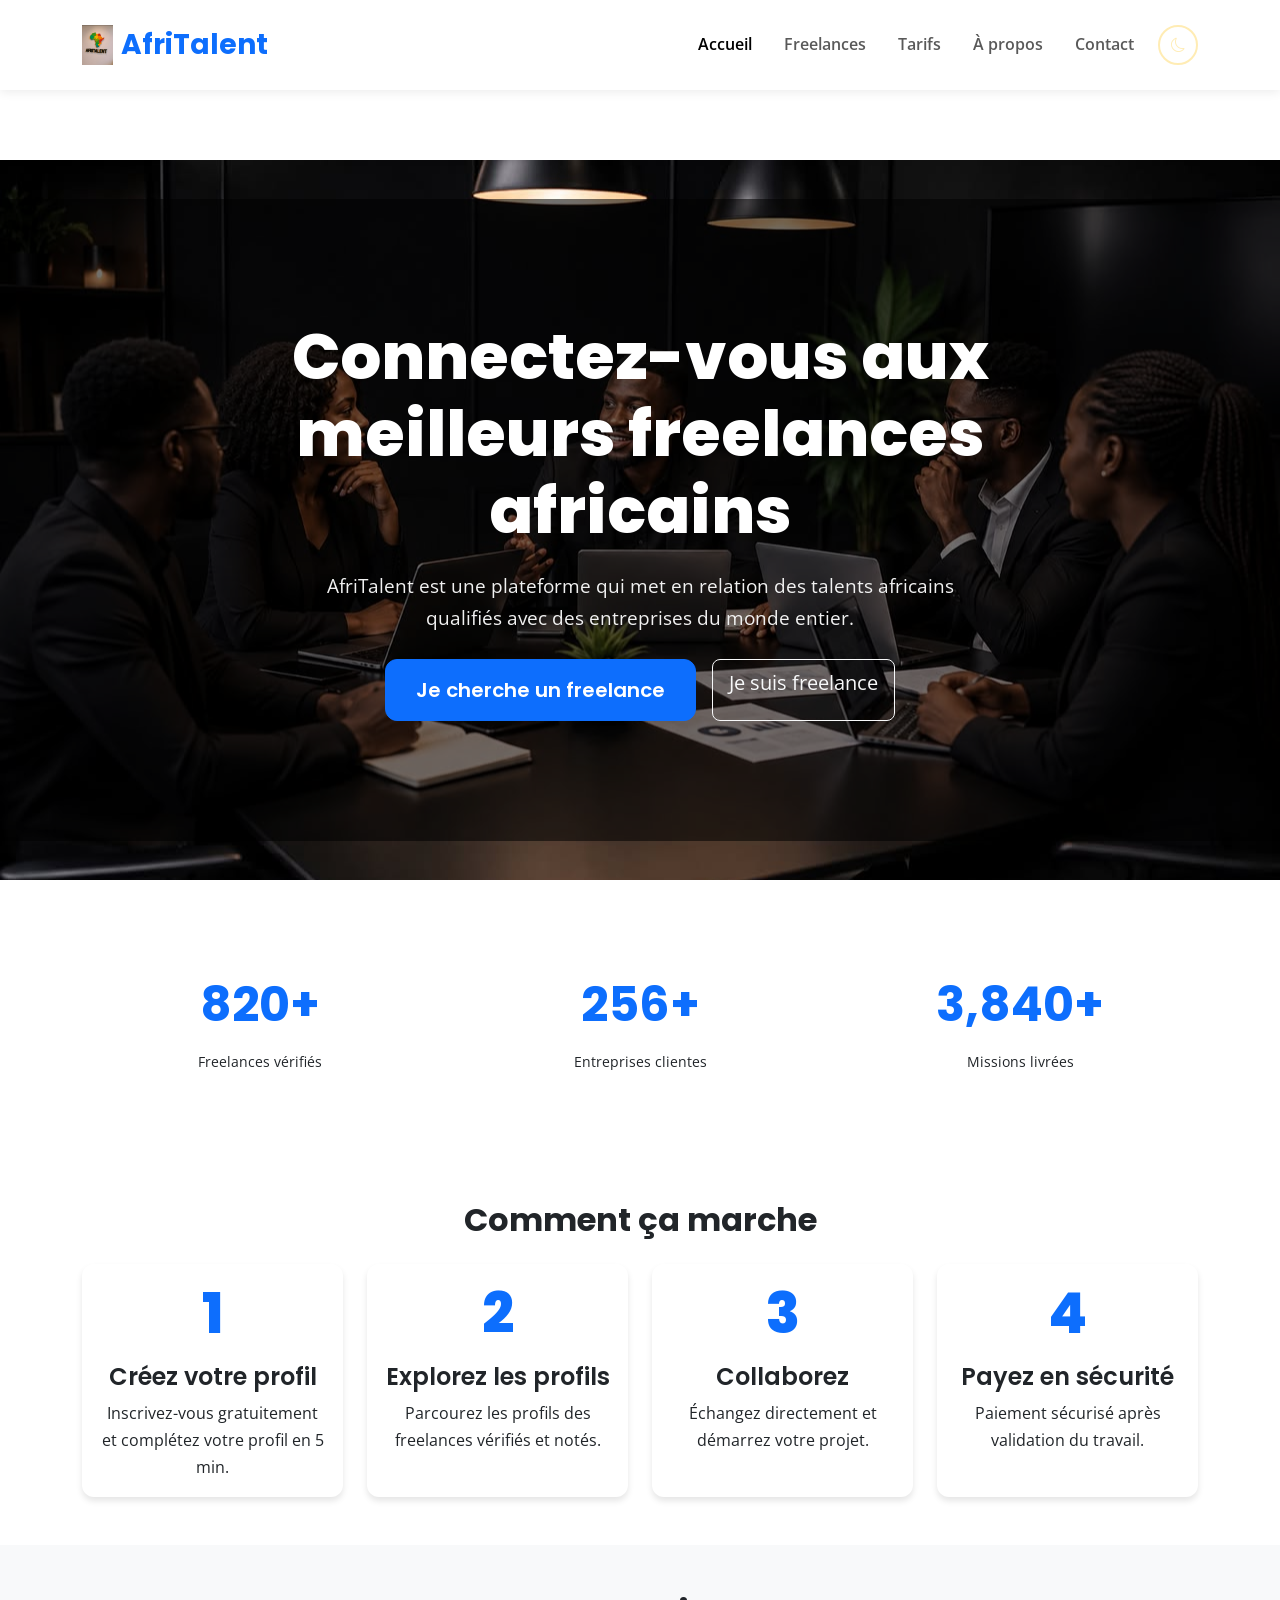
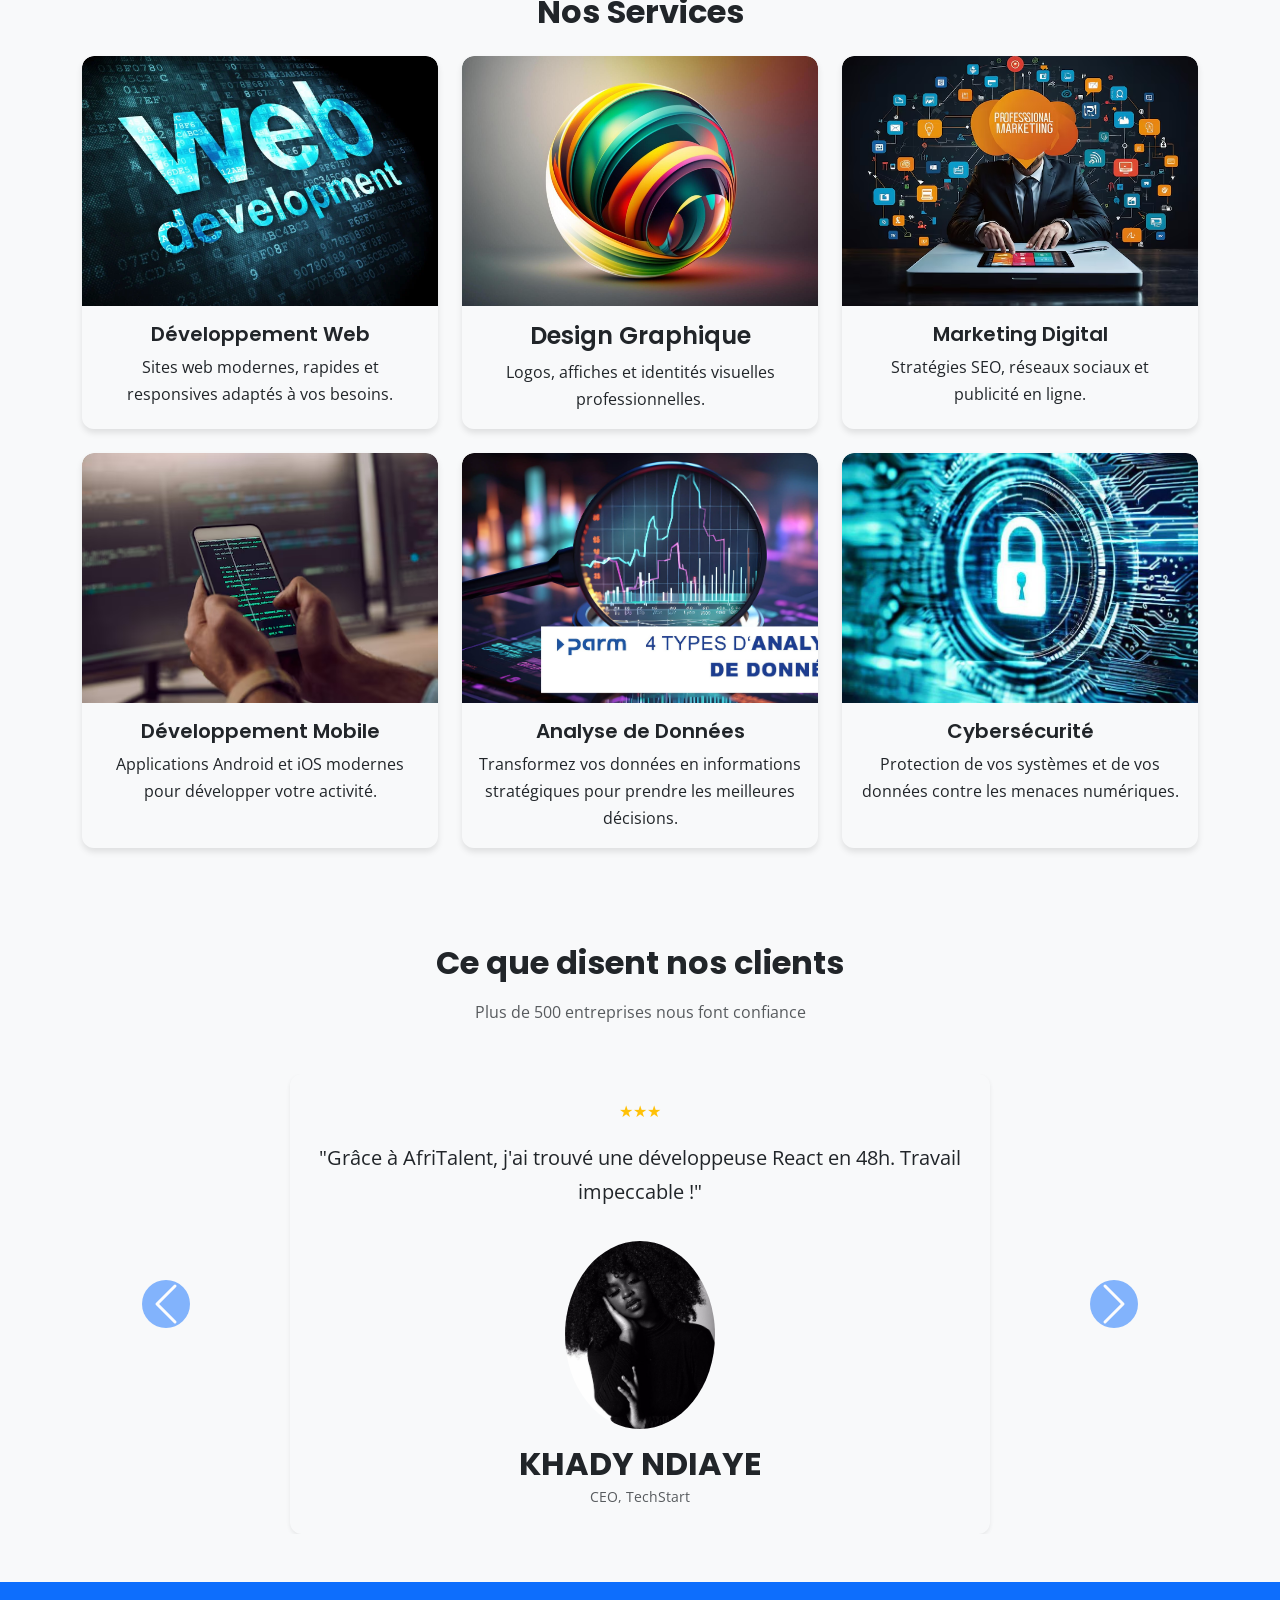
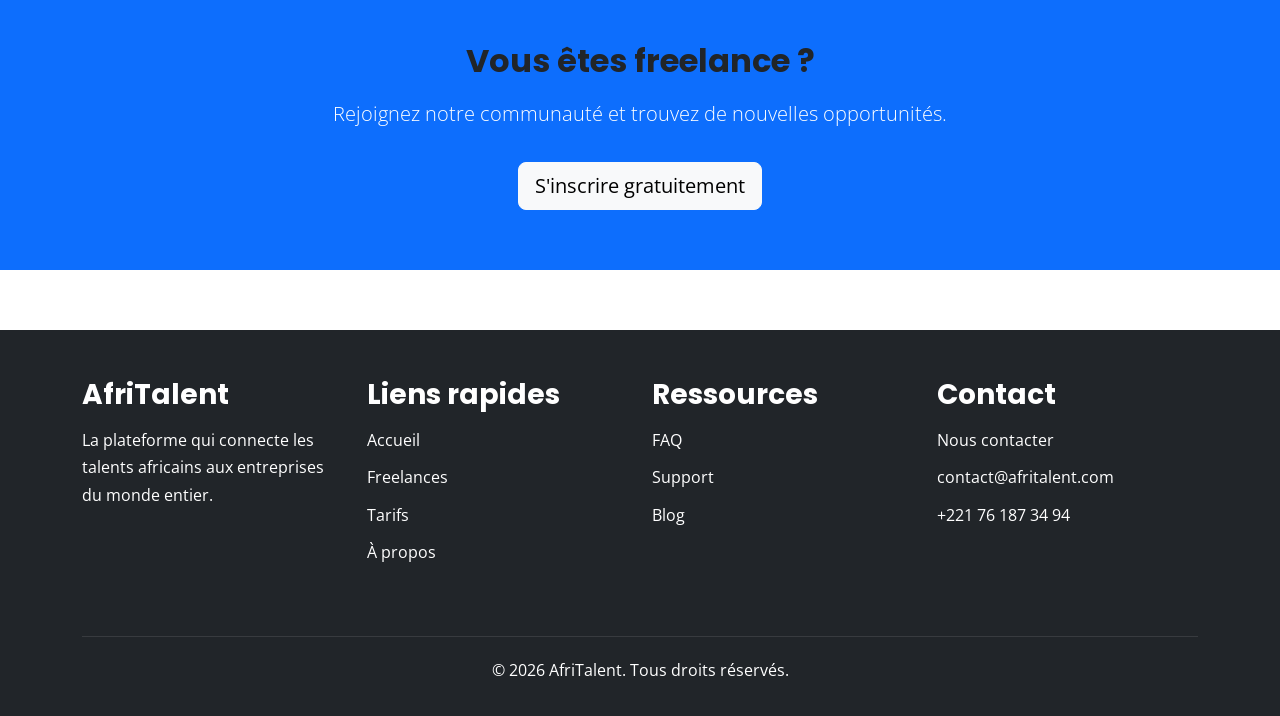
<file: index.html>
<!DOCTYPE html>
<html lang="fr">
<head>
    <meta charset="UTF-8">
    <meta name="viewport" content="width=device-width, initial-scale=1.0">
    <title>AfriTalent - Accueil</title>
 
    <link href="https://cdn.jsdelivr.net/npm/bootstrap@5.3.3/dist/css/bootstrap.min.css" rel="stylesheet">
    <link rel="stylesheet" href="https://cdn.jsdelivr.net/npm/bootstrap-icons@1.11.3/font/bootstrap-icons.css">
    <link href="https://fonts.googleapis.com/css2?family=Poppins:wght@600;700&family=Open+Sans:wght@400;600&display=swap" rel="stylesheet">
    <link rel="stylesheet" href="css/style.css">
</head>
<body>
<!--EN TETE ET BARRE DE NAVIGATION-->
<header>
    <nav class="navbar navbar-expand-lg fixed-top">
        <div class="container">
            <a class="navbar-brand d-flex align-items-center" href="index.html">
                <img src="images/logo-afritalent.jpeg" alt="AfriTalent Logo" height="40" class="me-2">
                <span>AfriTalent</span>
            </a> 
           <button class="navbar-toggler"
        type="button"
        data-bs-toggle="collapse"
        data-bs-target="#navbarNav"
        aria-controls="navbarNav"
        aria-expanded="false"
        aria-label="Ouvrir le menu">
                <span class="navbar-toggler-icon"></span>
            </button>
            <div class="collapse navbar-collapse" id="navbarNav">
                <ul class="navbar-nav ms-auto align-items-lg-center">
                    <li class="nav-item"><a class="nav-link active" href="index.html">Accueil</a></li>
                    <li class="nav-item"><a class="nav-link" href="freelances.html">Freelances</a></li>
                    <li class="nav-item"><a class="nav-link" href="tarifs.html">Tarifs</a></li>
                    <li class="nav-item"><a class="nav-link" href="about.html">À propos</a></li>
                    <li class="nav-item"><a class="nav-link" href="contact.html">Contact</a></li>
                    <li class="nav-item ms-3">
                        <button id="theme-toggle" class="btn btn-outline-secondary btn-sm">
                            <i class="bi bi-moon"></i>
                        </button>
                    </li>
                </ul>
            </div>
        </div>
    </nav>
</header>

<main>
   
    <!-- SECTION HERO -->
   <section class="hero-section">
    <div class="hero-overlay">
        <div class="container text-center text-white">
            <h1 class="hero-title">
                Connectez-vous aux meilleurs freelances africains
            </h1>

            <p class="hero-text">
                AfriTalent est une plateforme qui met en relation des talents africains qualifiés avec des entreprises du monde entier.
            </p>

            <div class="d-flex justify-content-center gap-3 flex-wrap mt-4">
                <a href="freelances.html" class="btn btn-primary btn-lg">
                    Je cherche un freelance
                </a>

                <a href="freelances.html" class="btn btn-outline-light btn-lg">
                    Je suis freelance
                </a>
            </div>
        </div>
    </div>
</section>

        <!-- STATISTIQUES -->
         <section class="container py-5 stats-section">
        <div class="row mt-5 text-center">
            <div class="col-md-4 mb-3 fade-in">
                <h2 class="fw-bold text-primary counter display-4" data-target="2500" data-suffix ="+">0</h2>
                <p class="small">Freelances vérifiés</p>
            </div>
            <div class="col-md-4 mb-3 fade-in">
                <h2 class="fw-bold text-primary counter display-4" data-target="800" data-suffix ="+">0</h2>
                <p class="small">Entreprises clientes</p>
            </div>
            <div class="col-md-4 mb-3 fade-in">
                <h2 class="fw-bold text-primary counter display-4" data-target="12000" data-suffix ="+">0</h2>
                <p class="small">Missions livrées</p>
            </div>
        </div>
    
    </section>
    
    <!-- COMMENT ÇA MARCHE -->
    <section class="container py-5">
        <h2 class="text-center mb-4 fade-in">Comment ça marche</h2>
        <div class="row g-4">
            <div class="col-12 col-md-6 col-lg-3 fade-in">
                <div class="card h-100 text-center">
                    <div class="card-body">
                        <h3 class="display-4 text-primary mb-3">1</h3>
                        <h4 class="card-title">Créez votre profil</h4>
                        <p class="card-text">Inscrivez-vous gratuitement et complétez votre profil en 5 min.</p>
                    </div>
                </div>
            </div>
            <div class="col-12 col-md-6 col-lg-3 fade-in">
                <div class="card h-100 text-center">
                    <div class="card-body">
                        <h3 class="display-4 text-primary mb-3">2</h3>
                        <h4 class="card-title">Explorez les profils</h4>
                        <p class="card-text">Parcourez les profils des freelances vérifiés et notés.</p>
                    </div>
                </div>
            </div>
            <div class="col-12 col-md-6 col-lg-3 fade-in">
                <div class="card h-100 text-center">
                    <div class="card-body">
                        <h3 class="display-4 text-primary mb-3">3</h3>
                        <h4 class="card-title">Collaborez</h4>
                        <p class="card-text">Échangez directement et démarrez votre projet.</p>
                    </div>
                </div>
            </div>
            <div class="col-12 col-md-6 col-lg-3 fade-in">
                <div class="card h-100 text-center">
                    <div class="card-body">
                        <h3 class="display-4 text-primary mb-3">4</h3>
                        <h4 class="card-title">Payez en sécurité</h4>
                        <p class="card-text">Paiement sécurisé après validation du travail.</p>
                    </div>
                </div>
            </div>
        </div>
    </section>
 
    <!-- SERVICES -->
    <section class="py-5 bg-light">
        <div class="container text-center">
            <h2 class="mb-4 fade-in">Nos Services</h2>
            <div class="row g-4">
                <div class="col-12 col-md-4 fade-in">
                    <div class="card h-100">
                        <img src="images/Qu-est-ce-que-le-developpement-Web.webp" class="img-service" alt="Développement web">
                        <div class="card-body">
                            <h3 class="card-title fs-5">Développement Web</h3>
                            <p class="card-text">Sites web modernes, rapides et responsives adaptés à vos besoins.</p>
                        </div>
                    </div>
                </div>
                <div class="col-12 col-md-4 fade-in">
                    <div class="card h-100">
                        <img src="images/an-abstract-colorful-sphere-digital-illustration-design-concept-ai-generated-free-photo.jpg" class="img-service" alt="Design graphique">
                        <div class="card-body">
                            <h4 class="card-title">Design Graphique</h4>
                            <p class="card-text">Logos, affiches et identités visuelles professionnelles.</p>
                        </div>
                    </div>
                </div>
                <div class="col-12 col-md-4 fade-in">
                    <div class="card h-100">
                        <img src="images/engaging-professional-digital-marketing-images_1046319-65072.avif" class="img-service" alt="Marketing digital">
                        <div class="card-body">
                            <h5 class="card-title">Marketing Digital</h5>
                            <p class="card-text">Stratégies SEO, réseaux sociaux et publicité en ligne.</p>
                        </div>
                    </div>
                </div>
                <div class="col-12 col-md-4 fade-in">
    <div class="card h-100">
        <img src="images/codificacion-telefonos-inteligentes-manos-hombre-programador-software-computadora-actualizar-tecnologia-informacion-codigo-ciberseguridad-ux-red-diseno-web-wifi-ciberespac.avif" class="img-service" alt="Développement Mobile">
        <div class="card-body">
            <h5 class="card-title">Développement Mobile</h5>
            <p class="card-text">Applications Android et iOS modernes pour développer votre activité.</p>
        </div>
    </div>
</div>

<div class="col-12 col-md-4 fade-in">
    <div class="card h-100">
        <img src="images/Post_Data_analysis_types_FR.jpg" class="img-service" alt="Analyse de Données">
        <div class="card-body">
            <h5 class="card-title">Analyse de Données</h5>
            <p class="card-text">Transformez vos données en informations stratégiques pour prendre les meilleures décisions.</p>
        </div>
    </div>
</div>

<div class="col-12 col-md-4 fade-in">
    <div class="card h-100">
        <img src="images/5fc1c5a0308933aadd3e21aca96fc20d.jpg" class="img-service" alt="Cybersécurité">
        <div class="card-body">
            <h5 class="card-title">Cybersécurité</h5>
            <p class="card-text">Protection de vos systèmes et de vos données contre les menaces numériques.</p>
        </div>
    </div>
</div>
            </div>
        </div>
        
    </section>

    <!-- CAROUSEL DE TEMOIGNAGES -->
    <section class="bg-light py-5">
        <div class="container">
            <div class="text-center mb-5 fade-in">
                <h2 class="fw-bold">Ce que disent nos clients</h2>
                <p class="text-muted">Plus de 500 entreprises nous font confiance</p>
            </div>
            
            <div id="temoignagesCarousel" class="carousel slide fade-in" data-bs-ride="carousel">
                <div class="carousel-inner">
                    <div class="carousel-item active">
                        <div class="card shadow-sm mx-auto" style="max-width: 700px;">
                            <div class="card-body text-center p-4">
                                <div class="mb-3 text-warning">★★★</div>
                                <p class="card-text fs-5">"Grâce à AfriTalent, j'ai trouvé une développeuse React en 48h. Travail impeccable !"</p>
                                <img src="images/d4a26e61b49c876663e6c8641ca24936.jpg" alt="photo de KHADY NDIAYE" class="rounded-circle my-3" width="150" height="100" style="object-fit: cover;">
                                <h2 class="mb-0 fw-bold">KHADY NDIAYE</h2>
                                <small class="text-muted">CEO, TechStart</small>
                            </div>
                        </div>
                    </div>
                    <div class="carousel-item">
                        <div class="card shadow-sm mx-auto" style="max-width: 700px;">
                            <div class="card-body text-center p-4">
                                <div class="mb-3 text-warning">★★★</div>
                                <p class="card-text fs-5">"Qualité exceptionnelle. On a économisé 40% sur notre budget dev."</p>
                                <img src="images/images.jpg" alt="FATY THIOUNE" class="rounded-circle my-3" width="150" height="100" style="object-fit: cover;">
                                <h2 class="mb-0 fw-bold">FATY THIOUNE</h2>
                                <small class="text-muted">Fondatrice, DesignLab</small>
                            </div>
                        </div>
                    </div>
                    <div class="carousel-item">
                        <div class="card shadow-sm mx-auto" style="max-width: 700px;">
                            <div class="card-body text-center p-4">
                                <div class="mb-3 text-warning">★★★</div>
                                <p class="card-text fs-5">"Plateforme sérieuse, paiement sécurisé. Je recommande à 100%."</p>
                                <img src="images/ibrahima-guisse.jpg" alt="IBRAHIMA GUISSE" class="rounded-circle my-3" width="150" height="100" style="object-fit: cover;">
                                <h2 class="mb-0 fw-bold">IBRAHIMA GUISSE</h2>
                                <small class="text-muted">CTO, Digital</small>
                            </div>
                        </div>
                    </div>
                </div>
                <button class="carousel-control-prev" type="button" data-bs-target="#temoignagesCarousel" data-bs-slide="prev">
                    <span class="carousel-control-prev-icon"></span>
                </button>
                <button class="carousel-control-next" type="button" data-bs-target="#temoignagesCarousel" data-bs-slide="next">
                    <span class="carousel-control-next-icon"></span>
                </button>
            </div>
        </div>
    </section>
 
    <!-- APPEL A L'ACTION -->
    <section class="cta-section">
        <div class="container">
            <h2>Vous êtes freelance ?</h2>
            <p class="lead">Rejoignez notre communauté et trouvez de nouvelles opportunités.</p>
            <a href="contact.html" class="btn btn-light btn-lg">S'inscrire gratuitement</a>
        </div>
    </section>
</main>
<!--FOOTER-->
  
<footer>
    <div class="container">
        <div class="row">
            <!-- Colonne 1 -->
            <div class="col-12 col-md-3 mb-4">
                <h3>AfriTalent</h3>
                <p>La plateforme qui connecte les talents africains aux entreprises du monde entier.</p>
            </div>
            
            <!-- Colonne 2 -->
            <div class="col-12 col-md-3 mb-4">
                <h3>Liens rapides</h3>
                <ul>
                    <li><a href="index.html">Accueil</a></li>
                    <li><a href="freelances.html">Freelances</a></li>
                    <li><a href="tarifs.html">Tarifs</a></li>
                    <li><a href="about.html">À propos</a></li>
                </ul>
            </div>
            
            <!-- Colonne 3 -->
            <div class="col-12 col-md-3 mb-4">
                <h3>Ressources</h3>
                <ul>
                    <li><a href="#">FAQ</a></li>
                    <li><a href="#">Support</a></li>
                    <li><a href="#">Blog</a></li>
                </ul>
            </div>
            
            <!-- Colonne 4 -->
            <div class="col-12 col-md-3 mb-4">
                <h3>Contact</h3>
                <ul>
                    <li><a href="contact.html">Nous contacter</a></li>
                    <li><a href="mailto:contact@afritalent.com">contact@afritalent.com</a></li>
                    <li><a href="tel:+221761873494">+221 76 187 34 94</a></li>
                </ul>
            </div>
        </div>
        
        <div class="footer-bottom">
            <p>&copy; 2026 AfriTalent. Tous droits réservés.</p>
        </div>
    </div>
    
    <button id="back-to-top" class="btn btn-primary" aria-label="Retour en haut">
        <i class="bi bi-arrow-up"></i>
    </button>
</footer>

    <!-- ===== SCRIPTS JS ===== -->
    <script src="https://cdn.jsdelivr.net/npm/bootstrap@5.3.3/dist/js/bootstrap.bundle.min.js"></script>
    <script src="js/main.js"></script>
</body>
</html>
</file>
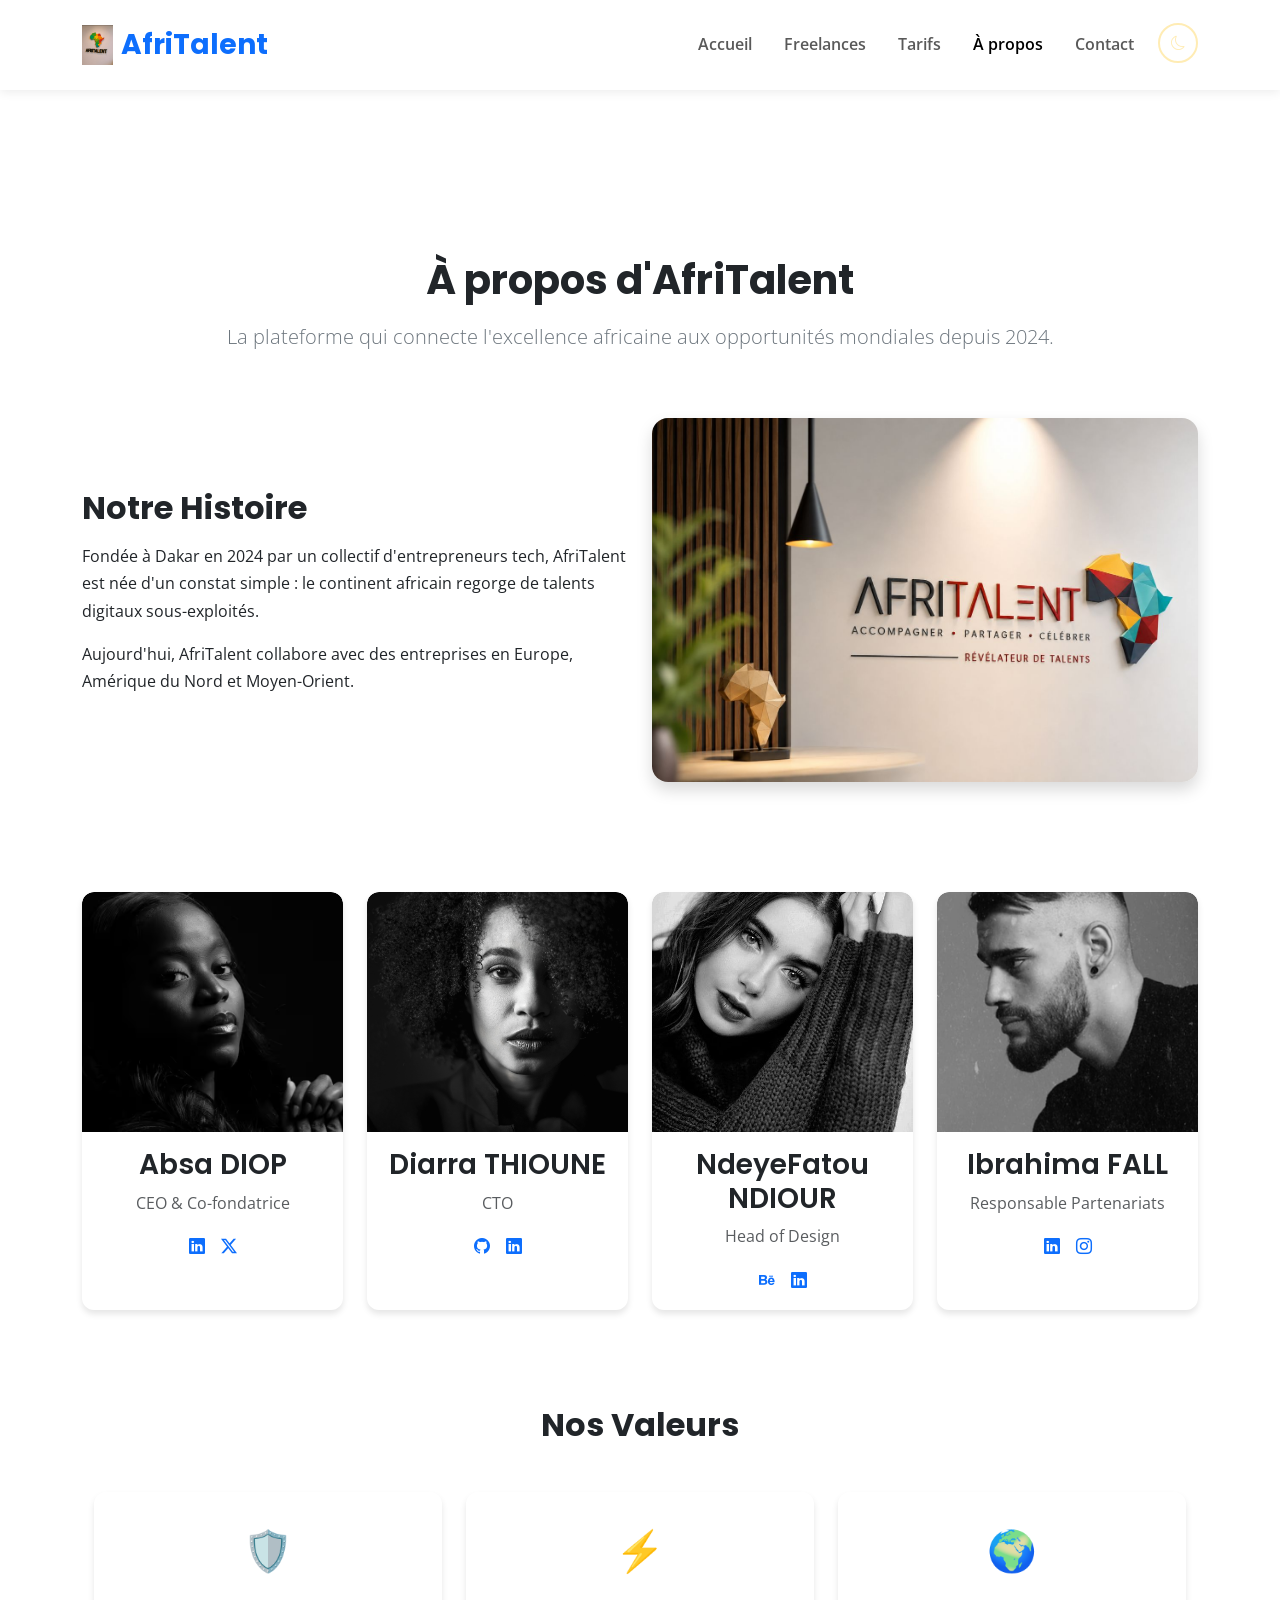
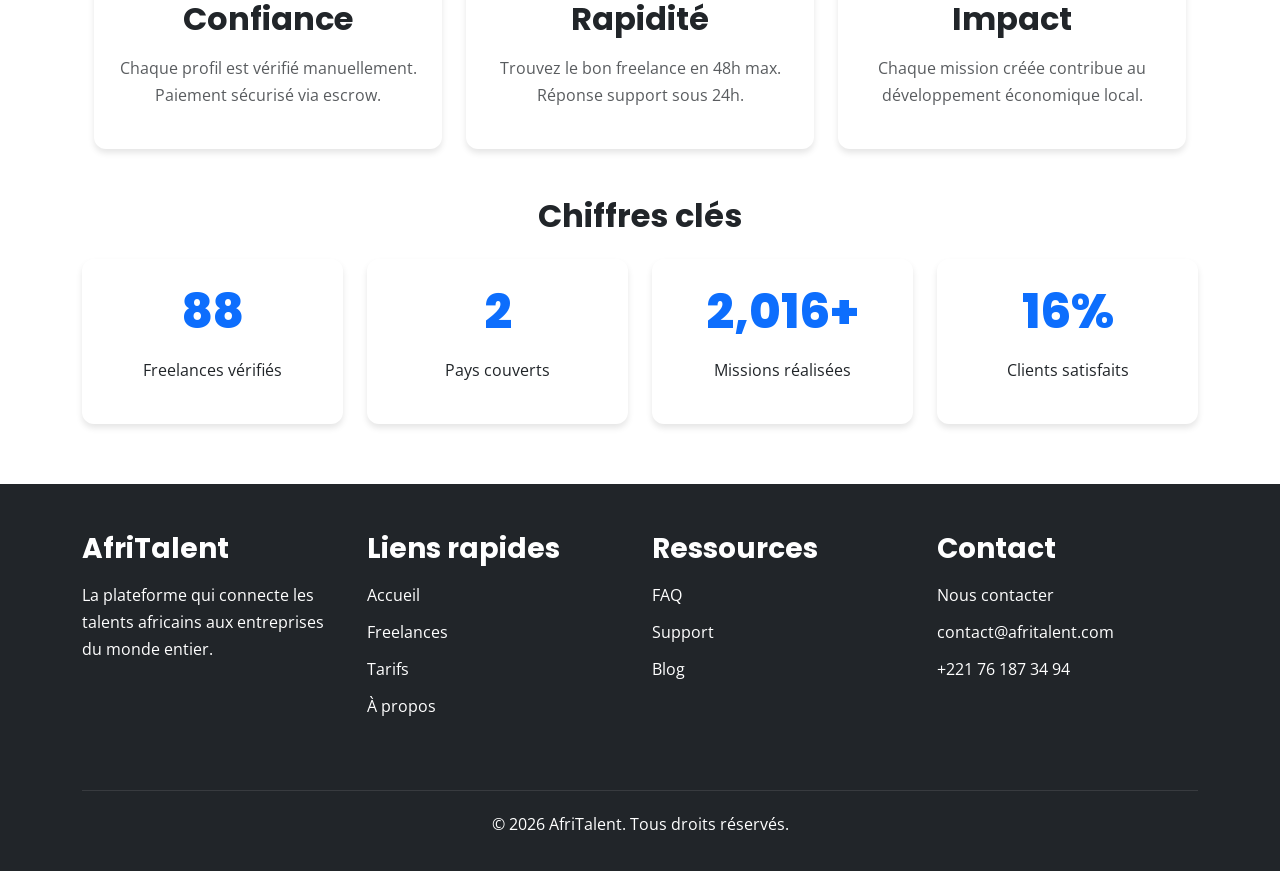
<file: about.html>
<!DOCTYPE html>
<html lang="fr">
<head>
<meta charset="UTF-8">
<meta name="viewport" content="width=device-width, initial-scale=1.0">
<title>AfriTalent — À propos</title>

<link href="https://cdn.jsdelivr.net/npm/bootstrap@5.3.3/dist/css/bootstrap.min.css" rel="stylesheet">
<link rel="stylesheet" href="https://cdn.jsdelivr.net/npm/bootstrap-icons@1.11.3/font/bootstrap-icons.css">
<link href="https://fonts.googleapis.com/css2?family=Poppins:wght@600;700&family=Open+Sans:wght@400;600&display=swap" rel="stylesheet">
<link rel="stylesheet" href="css/style.css">
</head>
<body>

<header>
    <nav class="navbar navbar-expand-lg fixed-top">
        <div class="container">
             <a class="navbar-brand d-flex align-items-center" href="index.html">
                <img src="images/logo-afritalent.jpeg" alt="AfriTalent Logo" height="40" class="me-2">
                <span>AfriTalent</span>
            </a> 
            
       <button class="navbar-toggler"
        type="button"
        data-bs-toggle="collapse"
        data-bs-target="#navbarNav"
        aria-controls="navbarNav"
        aria-expanded="false"
        aria-label="Ouvrir le menu">
                <span class="navbar-toggler-icon"></span>
            </button>
            <div class="collapse navbar-collapse" id="navbarNav">
                <ul class="navbar-nav ms-auto">
                    <li class="nav-item"><a class="nav-link" href="index.html">Accueil</a></li>
                    <li class="nav-item"><a class="nav-link" href="freelances.html">Freelances</a></li>
                    <li class="nav-item"><a class="nav-link" href="tarifs.html">Tarifs</a></li>
                    <li class="nav-item"><a class="nav-link active" href="about.html">À propos</a></li>
                    <li class="nav-item"><a class="nav-link" href="contact.html">Contact</a></li>
                    <li class="nav-item ms-3">
                        <button id="theme-toggle" class="btn btn-outline-secondary btn-sm">
                            <i class="bi bi-moon"></i>
                        </button>
                    </li>
                </ul>
            </div>
        </div>
    </nav>
</header>

<main class="container my-5">
    <!-- TITRE -->
    <section class="text-center hero-about py-5">
        <h1>À propos d'AfriTalent</h1>
        <p class="lead">La plateforme qui connecte l'excellence africaine aux opportunités mondiales depuis 2024.</p>
    </section>

    <!-- 1. NOTRE HISTOIRE -->
    <section class="mb-5">
        <div class="row align-items-center">
            <div class="col-12 col-md-6 mb-4 mb-md-0 fade-in">
                <h2>Notre Histoire</h2>
                <p>Fondée à Dakar en 2024 par un collectif d'entrepreneurs tech, AfriTalent est née d'un constat simple : le continent africain regorge de talents digitaux sous-exploités.</p>
                <p>Aujourd'hui, AfriTalent collabore avec des entreprises en Europe, Amérique du Nord et Moyen-Orient.</p>
            </div>
            <div class="col-12 col-md-6 fade-in">
                <img src="images/equipe-afritalent.jpeg" class="img-fluid rounded-4 shadow" alt="Équipe AfriTalent">
            </div>
        </div>
    </section>
    
    <!-- 2. L'ÉQUIPE -->
    <section class="mb-5">
        <h2 class="text-center mb-4 fade-in">L'équipe</h2>
        <div class="row g-4">
            <div class="col-12 col-md-6 col-lg-3 fade-in">
                <div class="card h-100 text-center">
                    <img src="images/4385015-nair-nany.avif" class="card-img-top" alt="Absa DIOP">
                    <div class="card-body">
                        <h3 class="card-title">Absa DIOP</h3>
                        <p class="text-muted">CEO & Co-fondatrice</p>
                        <div class="d-flex justify-content-center gap-3">
                            <a href="#"><i class="bi bi-linkedin"></i></a>
                            <a href="#"><i class="bi bi-twitter-x"></i></a>
                        </div>
                    </div>
                </div>
            </div>
            <div class="col-12 col-md-6 col-lg-3 fade-in">
                <div class="card h-100 text-center">
                    <img src="images/542980-e80bb444-large.jpg" class="card-img-top" alt="Diarra THIOUNE">
                    <div class="card-body">
                        <h3 class="card-title">Diarra THIOUNE</h3>
                        <p class="text-muted">CTO</p>
                        <div class="d-flex justify-content-center gap-3">
                            <a href="#"><i class="bi bi-github"></i></a>
                            <a href="#"><i class="bi bi-linkedin"></i></a>
                        </div>
                    </div>
                </div>
            </div>
            <div class="col-12 col-md-6 col-lg-3 fade-in">
                <div class="card h-100 text-center">
                    <img src="images/51e2d8086e3ae21d375571e91a6dc079.jpg" class="card-img-top" alt="NdeyeFatou NDIOUR">
                    <div class="card-body">
                        <h3 class="card-title">NdeyeFatou NDIOUR</h3>
                        <p class="text-muted">Head of Design</p>
                        <div class="d-flex justify-content-center gap-3">
                            <a href="#"><i class="bi bi-behance"></i></a>
                            <a href="#"><i class="bi bi-linkedin"></i></a>
                        </div>
                    </div>
                </div>
            </div>
            <div class="col-12 col-md-6 col-lg-3 fade-in">
                <div class="card h-100 text-center">
                    <img src="images/8479c4a5-af97-4e5d-a4f1-beb56ef56963-profile_image-300x300.png" class="card-img-top" alt="Ibrahima Fall">
                    <div class="card-body">
                        <h3 class="card-title">Ibrahima FALL</h3>
                        <p class="text-muted">Responsable Partenariats</p>
                        <div class="d-flex justify-content-center gap-3">
                            <a href="#"><i class="bi bi-linkedin"></i></a>
                            <a href="#"><i class="bi bi-instagram"></i></a>
                        </div>
                    </div>
                </div>
            </div>
        </div>
    </section>

    <!-- 3. VALEURS -->
    <section class="py-5 section-valeurs">
        <div class="container">
            <h2 class="text-center fw-bold mb-5 fade-in">Nos Valeurs</h2>
            <div class="row g-4">
                <div class="col-md-4 fade-in">
                    <div class="card h-100 border-0 text-center p-4">
                        <div class="fs-1 mb-3">🛡️</div>
                        <h2>Confiance</h2>
                        <p class="text-muted">Chaque profil est vérifié manuellement. Paiement sécurisé via escrow.</p>
                    </div>
                </div>
                <div class="col-md-4 fade-in">
                    <div class="card h-100 border-0 text-center p-4">
                        <div class="fs-1 mb-3">⚡</div>
                        <h2>Rapidité</h2>
                        <p class="text-muted">Trouvez le bon freelance en 48h max. Réponse support sous 24h.</p>
                    </div>
                </div>
                <div class="col-md-4 fade-in">
                    <div class="card h-100 border-0 text-center p-4">
                        <div class="fs-1 mb-3">🌍</div>
                        <h2>Impact</h2>
                        <p class="text-muted">Chaque mission créée contribue au développement économique local.</p>
                    </div>
                </div>
            </div>
        </div>
    </section>

    <!-- 4. CHIFFRES CLÉS - COMPTEURS -->
    <section class="mb-5">
        <h2 class="text-center mb-4 fade-in">Chiffres clés</h2>
        <div class="row g-4">
            <div class="col-12 col-md-6 col-lg-3 fade-in">
                <div class="card h-100 text-center p-4">
                    <h3 class="display-4 text-primary counter" data-target="500">0</h3>
                    <p>Freelances vérifiés</p>
                </div>
            </div>
            <div class="col-12 col-md-6 col-lg-3 fade-in">
                <div class="card h-100 text-center p-4">
                    <h3 class="display-4 text-primary counter" data-target="15">0</h3>
                    <p>Pays couverts</p>
                </div>
            </div>
            <div class="col-12 col-md-6 col-lg-3 fade-in">
                <div class="card h-100 text-center p-4">
                    <h3 class="display-4 text-primary counter" data-target="12000" data-suffix="+">0</h3>
                    <p>Missions réalisées</p>
                </div>
            </div>
            <div class="col-12 col-md-6 col-lg-3 fade-in">
                <div class="card h-100 text-center p-4">
                    <h3 class="display-4 text-primary counter" data-target="98" data-suffix="%">0</h3>
                    <p>Clients satisfaits</p>
                </div>
            </div>
        </div>
    </section>
</main>
<!--FOOTER-->
<footer>
    <div class="container">
        <div class="row">
            <!-- Colonne 1 -->
            <div class="col-12 col-md-3 mb-4">
                <h3>AfriTalent</h3>
                <p>La plateforme qui connecte les talents africains aux entreprises du monde entier.</p>
            </div>
            
            <!-- Colonne 2 -->
            <div class="col-12 col-md-3 mb-4">
                <h3>Liens rapides</h3>
                <ul>
                    <li><a href="index.html">Accueil</a></li>
                    <li><a href="freelances.html">Freelances</a></li>
                    <li><a href="tarifs.html">Tarifs</a></li>
                    <li><a href="about.html">À propos</a></li>
                </ul>
            </div>
            
            <!-- Colonne 3 -->
            <div class="col-12 col-md-3 mb-4">
                <h3>Ressources</h3>
                <ul>
                    <li><a href="#">FAQ</a></li>
                    <li><a href="#">Support</a></li>
                    <li><a href="#">Blog</a></li>
                </ul>
            </div>
            
            <!-- Colonne 4 -->
            <div class="col-12 col-md-3 mb-4">
                <h3>Contact</h3>
                <ul>
                    <li><a href="contact.html">Nous contacter</a></li>
                    <li><a href="mailto:contact@afritalent.com">contact@afritalent.com</a></li>
                    <li><a href="tel:+221761873494">+221 76 187 34 94</a></li>
                </ul>
            </div>
        </div>
        
        <div class="footer-bottom">
            <p>&copy; 2026 AfriTalent. Tous droits réservés.</p>
        </div>
    </div>
    <!-- Ton footer ici -->
    <button id="back-to-top" class="btn btn-primary" aria-label="Retour en haut">
        <i class="bi bi-arrow-up"></i>
    </button>
</footer>
<!--SCRIPT JS-->
<script src="https://cdn.jsdelivr.net/npm/bootstrap@5.3.3/dist/js/bootstrap.bundle.min.js"></script>
<script src="js/main.js"></script>
</body>
</html>
</file>
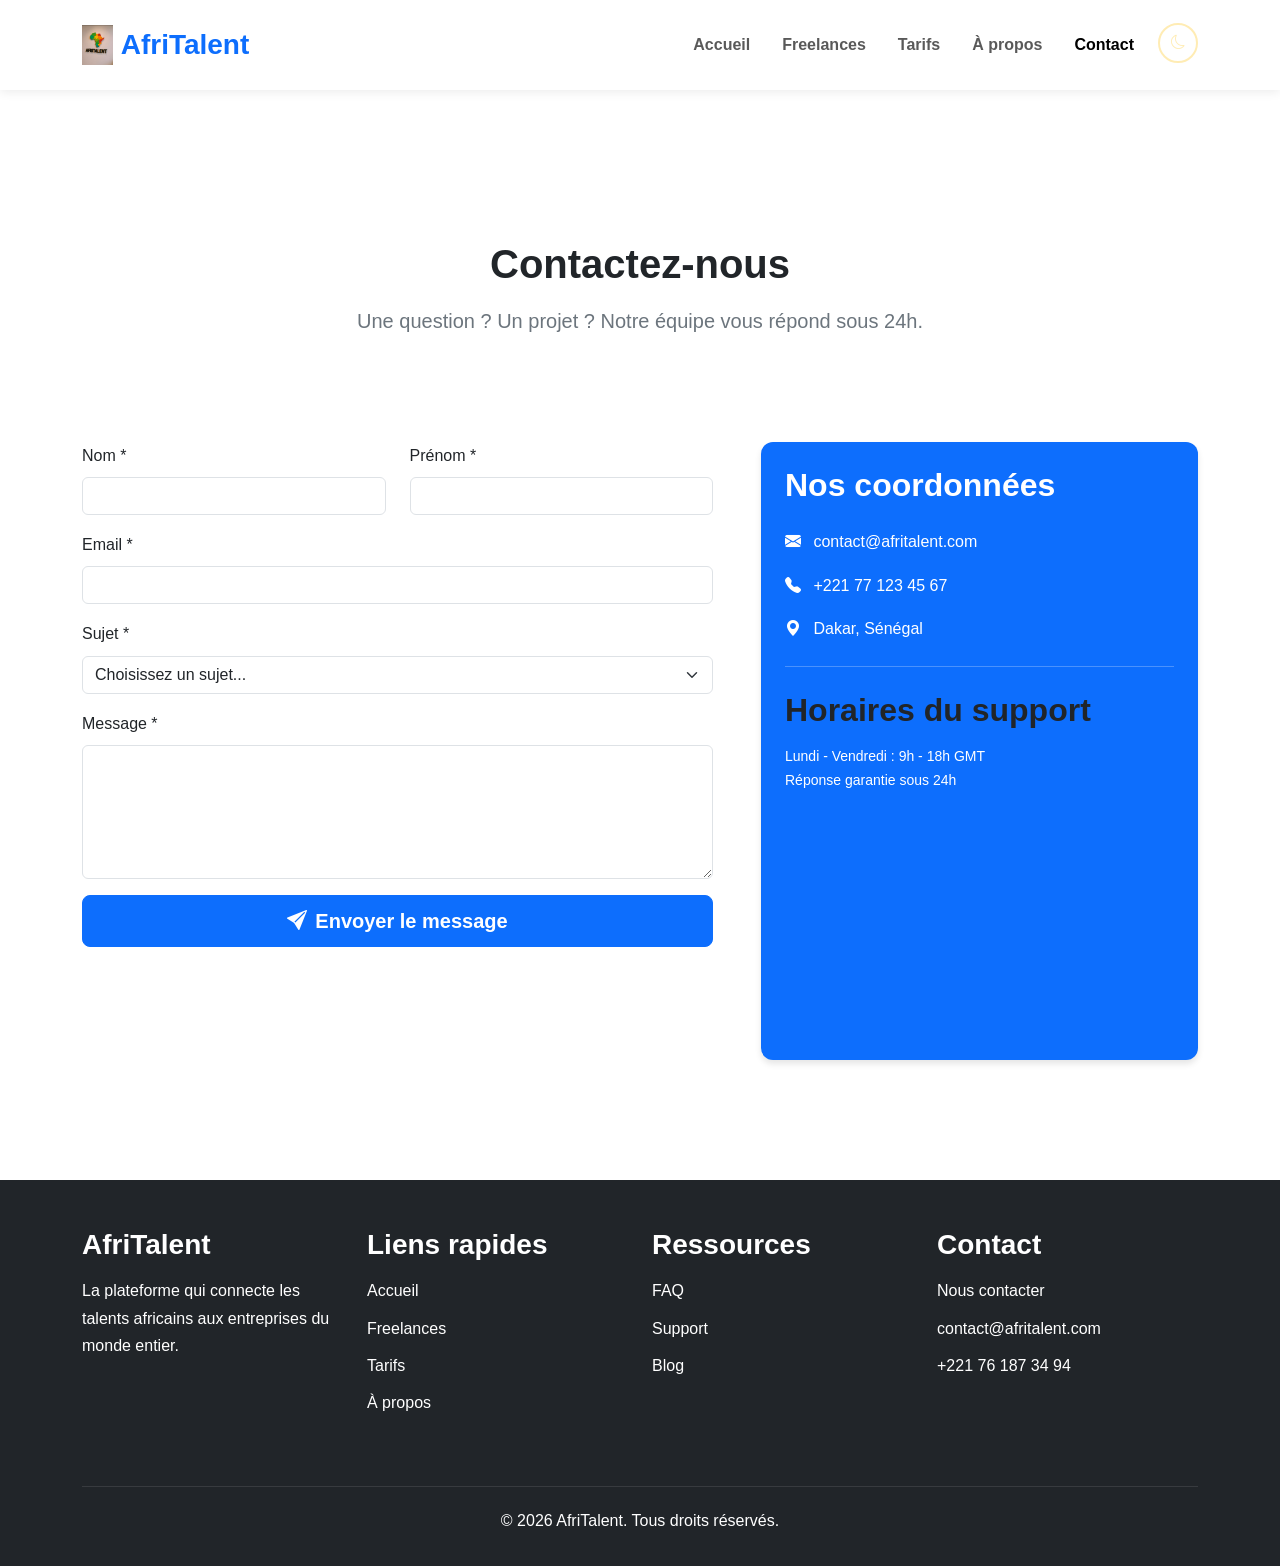
<file: contact.html>
<!DOCTYPE html>
<html lang="fr">
<head>
    <meta charset="UTF-8">
    <meta name="viewport" content="width=device-width, initial-scale=1.0">
    <title>AfriTalent — Contact</title>
    
    <!-- ===== LIBRARIES CSS ===== -->
    <link href="https://cdn.jsdelivr.net/npm/bootstrap@5.3.3/dist/css/bootstrap.min.css" rel="stylesheet">
    <link rel="stylesheet" href="https://cdn.jsdelivr.net/npm/bootstrap-icons@1.11.3/font/bootstrap-icons.css">
    
    <!-- ===== CSS PERSONNEL ===== -->
    <link rel="stylesheet" href="css/style.css">
</head>

<body>

    <!-- ===== HEADER : NAVBAR FIXE ===== -->
    <header>
        <nav class="navbar navbar-expand-lg fixed-top">
            <div class="container">
                 <a class="navbar-brand d-flex align-items-center" href="index.html">
                <img src="images/logo-afritalent.jpeg" alt="AfriTalent Logo" height="40" class="me-2">
                <span>AfriTalent</span>
            </a> 
                
                <button class="navbar-toggler" type="button" data-bs-toggle="collapse" data-bs-target="#navbarNav" aria-controls="navbarNav" aria-expanded="false" aria-label="Toggle navigation">
                    <span class="navbar-toggler-icon"></span>
                </button>
                
                <div class="collapse navbar-collapse" id="navbarNav">
                    <ul class="navbar-nav ms-auto">
                        <li class="nav-item"><a class="nav-link" href="index.html">Accueil</a></li>
                        <li class="nav-item"><a class="nav-link" href="freelances.html">Freelances</a></li>
                        <li class="nav-item"><a class="nav-link" href="tarifs.html">Tarifs</a></li>
                        <li class="nav-item"><a class="nav-link" href="about.html">À propos</a></li>
                        <li class="nav-item"><a class="nav-link active" href="contact.html">Contact</a></li>
                        <li class="nav-item ms-3">
                        <button id="theme-toggle" class="btn btn-outline-secondary btn-sm">
                            <i class="bi bi-moon"></i>
                        </button>
                        </li>
                    </ul>
                </div>
            </div>
        </nav>
    </header>

    <!-- ===== MAIN : CONTENU PAGE CONTACT ===== -->
    <main class="container" style="padding-top: 100px; padding-bottom: 60px;">
        
        <!-- ===== SECTION 1 : TITRE PAGE ===== -->
        <section class="text-center mb-5 hero-contact">
            <h1>Contactez-nous</h1>
            <p class="lead">Une question ? Un projet ? Notre équipe vous répond sous 24h.</p>
        </section>

        <!-- ===== SECTION 2 : FORMULAIRE + INFOS CONTACT ===== -->
        <section class="row g-5">
            
            <!-- ===== COLONNE 1 : FORMULAIRE DE CONTACT ===== -->
            <div class="col-12 col-lg-7">
                <form id="contactForm" novalidate>
                    
                    <!-- Nom + Prénom sur 2 colonnes -->
                    <div class="row">
                        <div class="col-md-6 mb-3">
                            <label for="nom" class="form-label">Nom *</label>
                            <input type="text" class="form-control" id="nom" name="nom" required>
                            <small class="text-danger" id="erreurNom"></small>
                        </div>
                        
                        <div class="col-md-6 mb-3">
                            <label for="prenom" class="form-label">Prénom *</label>
                            <input type="text" class="form-control" id="prenom" name="prenom" required>
                            <small class="text-danger" id="erreurPrenom"></small>
                        </div>
                    </div>

                    <!-- Email -->
                    <div class="mb-3">
                        <label for="email" class="form-label">Email *</label>
                        <input type="email" class="form-control" id="email" name="email" required>
                        <small class="text-danger" id="erreurEmail"></small>
                    </div>

                    <!-- Sujet -->
                    <div class="mb-3">
                        <label for="sujet" class="form-label">Sujet *</label>
                        <select class="form-select" id="sujet" name="sujet" required>
                            <option value="" selected disabled>Choisissez un sujet...</option>
                            <option value="recrutement">Je veux recruter un freelance</option>
                            <option value="inscription">Je veux m'inscrire comme freelance</option>
                            <option value="support">Support technique</option>
                            <option value="autre">Autre demande</option>
                        </select>
                        <small class="text-danger" id="erreurSujet"></small>
                    </div>

                    <!-- Message -->
                    <div class="mb-3">
                        <label for="message" class="form-label">Message *</label>
                        <textarea class="form-control" id="message" name="message" rows="5" required></textarea>
                        <small class="text-danger" id="erreurMessage"></small>
                    </div>

                    <!-- Bouton envoi -->
                    <button type="submit" class="btn btn-primary btn-lg w-100">
                        <i class="bi bi-send-fill me-2"></i>Envoyer le message
                    </button>

                    <!-- Message de succès caché par défaut -->
                    <div id="messageSucces" class="alert alert-success mt-3 d-none" role="alert">
                        Votre message a été envoyé avec succès ! Nous vous répondrons rapidement.
                    </div>

                </form>
            </div>

            <!-- ===== COLONNE 2 : INFOS CONTACT + MAP ===== -->
            <div class="col-12 col-lg-5">
                <div class="card border-0 bg-primary text-white h-100">
                    <div class="card-body p-4">
                        <h2 class="card-title mb-4">Nos coordonnées</h2>
                        
                        <p class="mb-3">
                            <i class="bi bi-envelope-fill me-2"></i>
                            contact@afritalent.com
                        </p>
                        
                        <p class="mb-3">
                            <i class="bi bi-telephone-fill me-2"></i>
                            +221 77 123 45 67
                        </p>
                        
                        <p class="mb-4">
                            <i class="bi bi-geo-alt-fill me-2"></i>
                            Dakar, Sénégal
                        </p>

                        <hr class="bg-white">

                        <h2 class="fw-bold mt-4">Horaires du support</h2>
                        <p class="small mb-0">
                            Lundi - Vendredi : 9h - 18h GMT<br>
                            Réponse garantie sous 24h
                        </p>

                        <!-- Map Google Maps responsive -->
                        <div class="ratio ratio-16x9 mt-4 rounded overflow-hidden">
                            <iframe 
                                src="https://www.google.com/maps/embed?pb=!1m18!1m12!1m3!1d96189.123456789!2d-17.446!3d14.6928!2m3!1f0!2f0!3f0!3m2!1i1024!2i768!4f13.1!3m3!1m2!1s0xec172dbf0f8b5d%3A0x123456789!2sDakar!5e0!3m2!1sfr!2ssn!4v1234567890"
                                style="border:0;" 
                                allowfullscreen="" 
                                loading="lazy"
                                title="Carte localisation AfriTalent Dakar">
                            </iframe>
                        </div>
                    </div>
                </div>
            </div>

        </section>
    </main>

    <!-- ===== FOOTER ===== -->

   
<footer>
    <div class="container">
        <div class="row">
            <!-- Colonne 1 -->
            <div class="col-12 col-md-3 mb-4">
                <h3>AfriTalent</h3>
                <p>La plateforme qui connecte les talents africains aux entreprises du monde entier.</p>
            </div>
            
            <!-- Colonne 2 -->
            <div class="col-12 col-md-3 mb-4">
                <h3>Liens rapides</h3>
                <ul>
                    <li><a href="index.html">Accueil</a></li>
                    <li><a href="freelances.html">Freelances</a></li>
                    <li><a href="tarifs.html">Tarifs</a></li>
                    <li><a href="about.html">À propos</a></li>
                </ul>
            </div>
            
            <!-- Colonne 3 -->
            <div class="col-12 col-md-3 mb-4">
                <h3>Ressources</h3>
                <ul>
                    <li><a href="#">FAQ</a></li>
                    <li><a href="#">Support</a></li>
                    <li><a href="#">Blog</a></li>
                </ul>
            </div>
            
            <!-- Colonne 4 -->
            <div class="col-12 col-md-3 mb-4">
                <h3>Contact</h3>
                <ul>
                    <li><a href="contact.html">Nous contacter</a></li>
                    <li><a href="mailto:contact@afritalent.com">contact@afritalent.com</a></li>
                    <li><a href="tel:+221761873494">+221 76 187 34 94</a></li>
                </ul>
            </div>
        </div>
        <div class="footer-bottom">
            <p>&copy; 2026 AfriTalent. Tous droits réservés.</p>
        </div>
    </div>
      <button id="back-to-top" class="btn btn-primary" aria-label="Retour en haut">
        <i class="bi bi-arrow-up"></i>
    </button>
</footer>
    
    <!-- ===== SCRIPTS JS ===== -->
    <script src="https://cdn.jsdelivr.net/npm/bootstrap@5.3.3/dist/js/bootstrap.bundle.min.js"></script>
    <script src="js/main.js"></script>
</body>
</html>
</file>
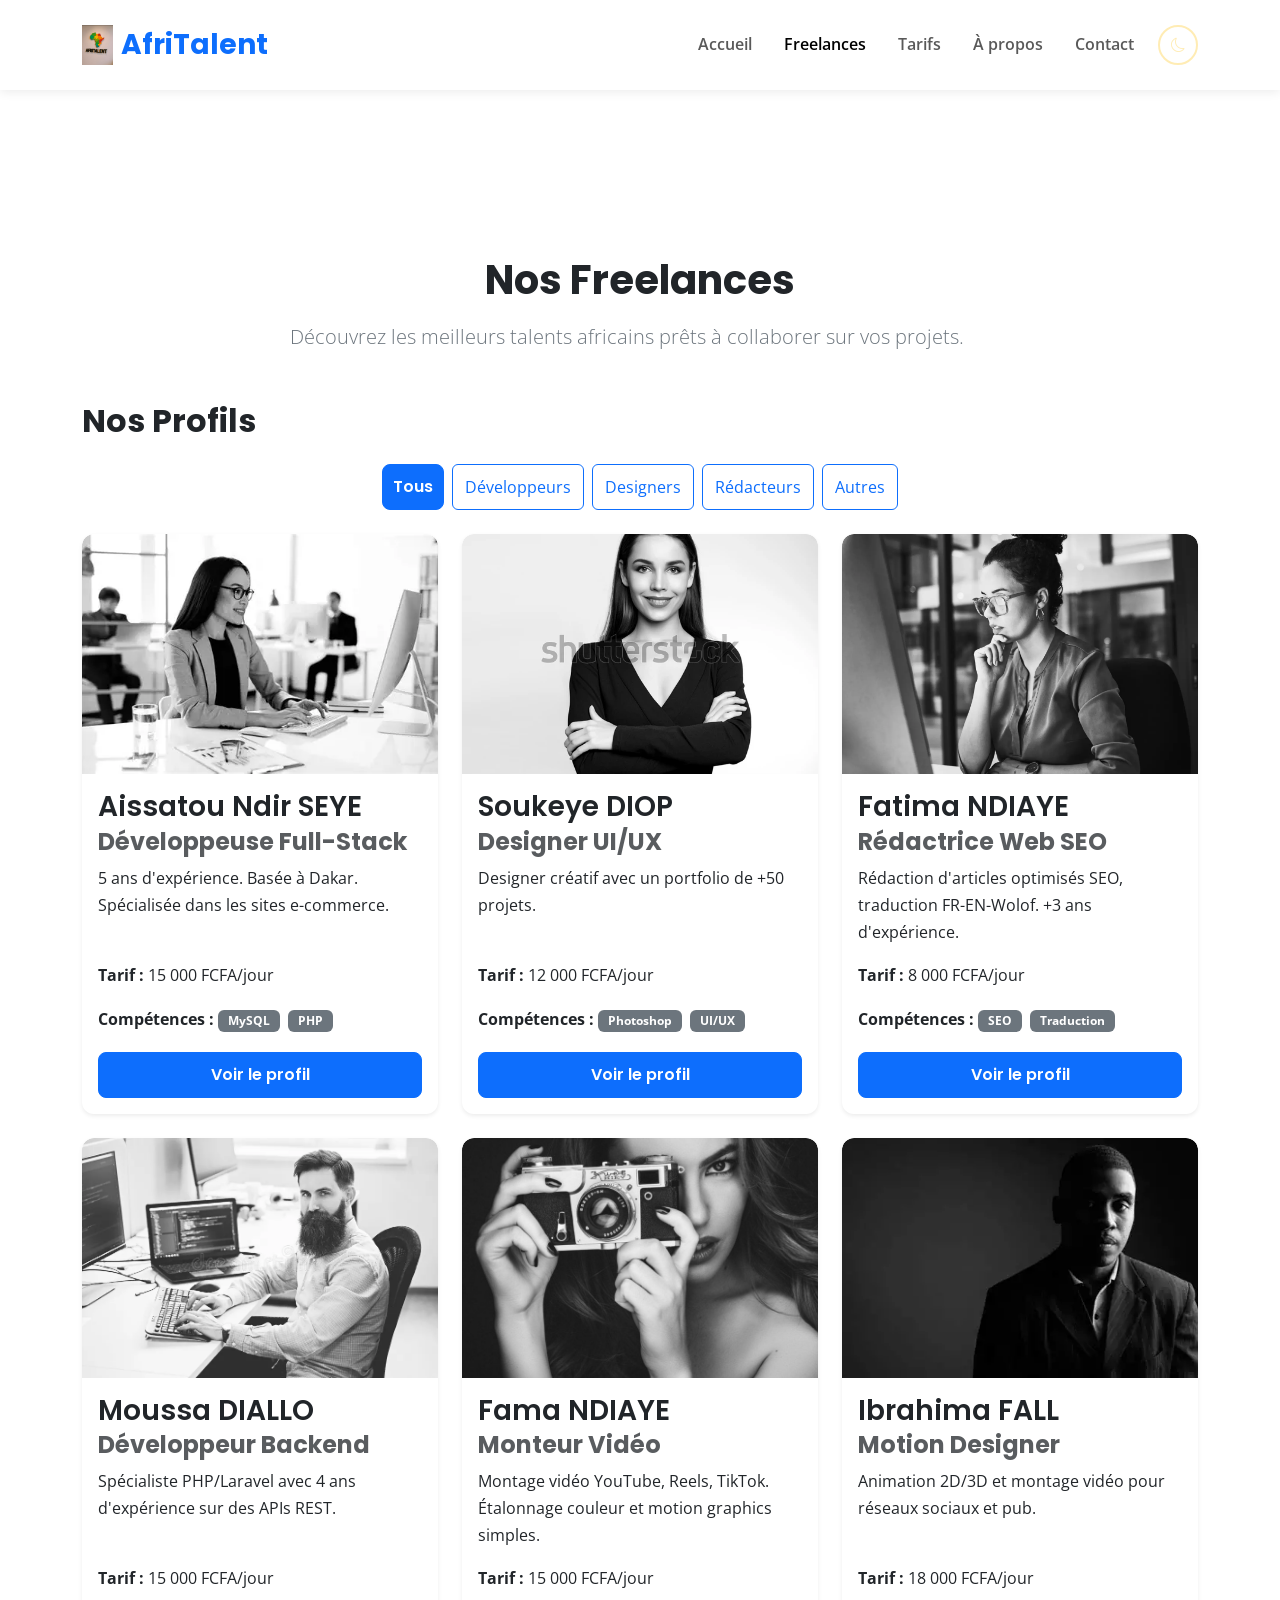
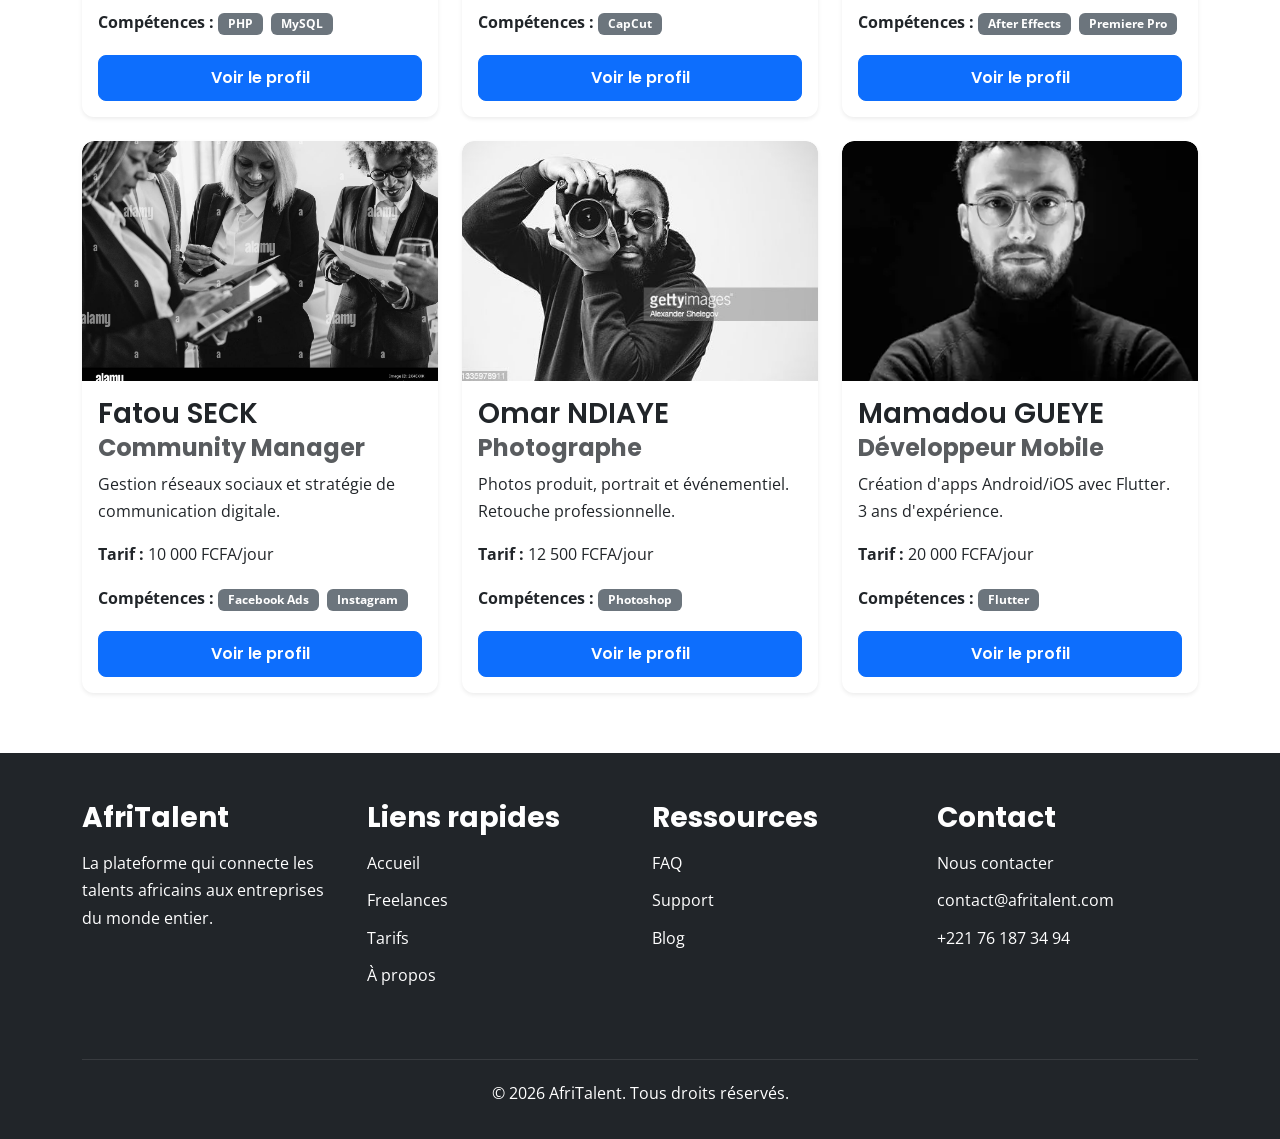
<file: freelances.html>
<!DOCTYPE html>
<html lang="fr">
<head>
    <meta charset="UTF-8">
    <meta name="viewport" content="width=device-width, initial-scale=1.0">
    <title>AfriTalent — Freelances</title>
    
    <!-- ===== LIBRARIES CSS ===== -->
    <link href="https://cdn.jsdelivr.net/npm/bootstrap@5.3.3/dist/css/bootstrap.min.css" rel="stylesheet">
    <link rel="stylesheet" href="https://cdn.jsdelivr.net/npm/bootstrap-icons@1.11.3/font/bootstrap-icons.css">
    <link href="https://fonts.googleapis.com/css2?family=Poppins:wght@600;700&family=Open+Sans:wght@400;600&display=swap" rel="stylesheet">
    
    <!-- ===== CSS PERSONNEL ===== -->
    <link rel="stylesheet" href="css/style.css">
</head>
<body>

<!-- ===== HEADER : NAVBAR FIXE ===== -->
<header>
    <nav class="navbar navbar-expand-lg fixed-top">
        <div class="container">
            <!-- Logo + Nom du site -->
             <a class="navbar-brand d-flex align-items-center" href="index.html">
                <img src="images/logo-afritalent.jpeg" alt="AfriTalent Logo" height="40" class="me-2">
                <span>AfriTalent</span>
            </a> 
            
            <!-- Bouton menu mobile -->
           <button class="navbar-toggler"
        type="button"
        data-bs-toggle="collapse"
        data-bs-target="#navbarNav"
        aria-controls="navbarNav"
        aria-expanded="false"
        aria-label="Ouvrir le menu">
                <span class="navbar-toggler-icon"></span>
            </button>
            
            <!-- Menu navigation -->
            <div class="collapse navbar-collapse" id="navbarNav">
                <ul class="navbar-nav ms-auto align-items-lg-center">
                    <li class="nav-item"><a class="nav-link" href="index.html">Accueil</a></li>
                    <li class="nav-item"><a class="nav-link active" href="freelances.html">Freelances</a></li>
                    <li class="nav-item"><a class="nav-link" href="tarifs.html">Tarifs</a></li>
                    <li class="nav-item"><a class="nav-link" href="about.html">À propos</a></li>
                    <li class="nav-item"><a class="nav-link" href="contact.html">Contact</a></li>
                    
                    <!-- Bouton toggle dark mode -->
                    <li class="nav-item ms-3">
                        <button id="theme-toggle" class="btn btn-outline-secondary btn-sm" aria-label="Basculer mode sombre">
                            <i class="bi bi-moon"></i>
                        </button>
                    </li>
                </ul>
            </div>
        </div>
    </nav>
</header>

<!-- ===== CONTENU PRINCIPAL ===== -->
<main class="container my-5">
    
    <!-- ===== SECTION TITRE PAGE ===== -->
    <section class="py-5 section-freelances">
        <div class="container">
        <h1 class="fw-bold">Nos Freelances</h1>
        <p class="lead">Découvrez les meilleurs talents africains prêts à collaborer sur vos projets.</p>
        </div>
    </section>

    <!-- ===== SECTION FILTRES + GRILLE FREELANCES ===== -->
    <section>
        <h2 class="mb-4">Nos Profils</h2>

        <!-- Boutons filtres catégories -->
        <div class="text-center mb-4 d-flex flex-wrap justify-content-center gap-2">
            <button class="btn btn-primary filtre-btn" data-categorie="all">Tous</button>
            <button class="btn btn-outline-primary filtre-btn" data-categorie="developpeur">Développeurs</button>
            <button class="btn btn-outline-primary filtre-btn" data-categorie="designer">Designers</button>
            <button class="btn btn-outline-primary filtre-btn" data-categorie="redacteur">Rédacteurs</button>
            <button class="btn btn-outline-primary filtre-btn" data-categorie="autre">Autres</button>
        </div>

        <!-- Grille des cartes freelances -->
        <div class="row g-4">
            
            <!-- Profil 1 : Développeuse Full-Stack -->
            <div class="col-12 col-md-6 col-lg-4 freelance" data-categorie="developpeur">
                <div class="card h-100 shadow-sm">
                    <img src="images/aissatou-ndir-seye.webp" alt="Aissatou SEYE - Développeuse Full-Stack" class="card-img-top img-fluid">
                    <div class="card-body d-flex flex-column">
                        <h3 class="card-title">Aissatou Ndir SEYE</h3>
                        <h4 class="card-subtitle mb-2 text-muted">Développeuse Full-Stack</h4>
                        <p class="card-text flex-grow-1">5 ans d'expérience. Basée à Dakar. Spécialisée dans les sites e-commerce.</p>
                        <p><strong>Tarif :</strong> 15 000 FCFA/jour</p>
                        <p><strong>Compétences :</strong> 
                            <span class="badge bg-secondary">MySQL</span> 
                            <span class="badge bg-secondary">PHP</span>
                        </p>
                        <a href="#" class="btn btn-primary w-100 mt-auto">Voir le profil</a>
                    </div>
                </div>
            </div>

            <!-- Profil 2 : Designer UI/UX -->
            <div class="col-12 col-md-6 col-lg-4 freelance" data-categorie="designer">
                <div class="card h-100 shadow-sm">
                    <img src="images/beautiful-young-woman-posing-on-600w-1014517744.webp" alt="Soukeye DIOP - Designer UI/UX" class="card-img-top img-fluid">
                    <div class="card-body d-flex flex-column">
                        <h3 class="card-title">Soukeye DIOP</h3>
                        <h4 class="card-subtitle mb-2 text-muted">Designer UI/UX</h4>
                        <p class="card-text flex-grow-1">Designer créatif avec un portfolio de +50 projets.</p>
                        <p><strong>Tarif :</strong> 12 000 FCFA/jour</p>
                        <p><strong>Compétences :</strong> 
                            <span class="badge bg-secondary">Photoshop</span> 
                            <span class="badge bg-secondary">UI/UX</span>
                        </p>
                        <a href="#" class="btn btn-primary w-100 mt-auto">Voir le profil</a>
                    </div>
                </div>
            </div>

            <!-- Profil 3 : Rédactrice Web SEO -->
            <div class="col-12 col-md-6 col-lg-4 freelance" data-categorie="redacteur">
                <div class="card h-100 shadow-sm">
                    <img src="images/why_business_leaders_should_have_knowledge_of_historical_and_current_events-min.webp" alt="Fatima NDIAYE - Rédactrice Web SEO" class="card-img-top img-fluid">
                    <div class="card-body d-flex flex-column">
                        <h3 class="card-title">Fatima NDIAYE</h3>
                        <h4 class="card-subtitle mb-2 text-muted">Rédactrice Web SEO</h4>
                        <p class="card-text flex-grow-1">Rédaction d'articles optimisés SEO, traduction FR-EN-Wolof. +3 ans d'expérience.</p>
                        <p><strong>Tarif :</strong> 8 000 FCFA/jour</p>
                        <p><strong>Compétences :</strong> 
                            <span class="badge bg-secondary">SEO</span> 
                            <span class="badge bg-secondary">Traduction</span>
                        </p>
                        <a href="#" class="btn btn-primary w-100 mt-auto">Voir le profil</a>
                    </div>
                </div>
            </div>

            <!-- Profil 4 : Développeur Backend -->
            <div class="col-12 col-md-6 col-lg-4 freelance" data-categorie="developpeur">
                <div class="card h-100 shadow-sm">
                    <img src="images/serious-computer-programmer-developer-working-office-sitting-desk-coding-project-software-senior-development-187002571.webp" alt="Moussa DIALLO - Développeur Backend" class="card-img-top img-fluid">
                    <div class="card-body d-flex flex-column">
                        <h3 class="card-title">Moussa DIALLO</h3>
                        <h4 class="card-subtitle mb-2 text-muted">Développeur Backend</h4>
                        <p class="card-text flex-grow-1">Spécialiste PHP/Laravel avec 4 ans d'expérience sur des APIs REST.</p>
                        <p><strong>Tarif :</strong> 15 000 FCFA/jour</p>
                        <p><strong>Compétences :</strong> 
                            <span class="badge bg-secondary">PHP</span> 
                            <span class="badge bg-secondary">MySQL</span>
                        </p>
                        <a href="#" class="btn btn-primary w-100 mt-auto">Voir le profil</a>
                    </div>
                </div>
            </div>

            <!-- Profil 5 : Monteur Vidéo -->
            <div class="col-12 col-md-6 col-lg-4 freelance" data-categorie="autre">
                <div class="card h-100 shadow-sm">
                    <img src="images/4e304fd9d3a5c00451ab620c5315b4b6.jpg" alt="Fama NDIAYE - Monteur Vidéo" class="card-img-top img-fluid">
                    <div class="card-body d-flex flex-column">
                        <h3 class="card-title">Fama NDIAYE</h3>
                        <h4 class="card-subtitle mb-2 text-muted">Monteur Vidéo</h4>
                        <p class="card-text flex-grow-1">Montage vidéo YouTube, Reels, TikTok. Étalonnage couleur et motion graphics simples.</p>
                        <p><strong>Tarif :</strong> 15 000 FCFA/jour</p>
                        <p><strong>Compétences :</strong> 
                            <span class="badge bg-secondary">CapCut</span>
                        </p>
                        <a href="#" class="btn btn-primary w-100 mt-auto">Voir le profil</a>
                    </div>
                </div>
            </div>

            <!-- Profil 6 : Motion Designer -->
            <div class="col-12 col-md-6 col-lg-4 freelance" data-categorie="autre">
                <div class="card h-100 shadow-sm">
                    <img src="images/OIP.webp" alt="Ibrahima FALL - Motion Designer" class="card-img-top img-fluid">
                    <div class="card-body d-flex flex-column">
                        <h3 class="card-title">Ibrahima FALL</h3>
                        <h4 class="card-subtitle mb-2 text-muted">Motion Designer</h4>
                        <p class="card-text flex-grow-1">Animation 2D/3D et montage vidéo pour réseaux sociaux et pub.</p>
                        <p><strong>Tarif :</strong> 18 000 FCFA/jour</p>
                        <p><strong>Compétences :</strong> 
                            <span class="badge bg-secondary">After Effects</span> 
                            <span class="badge bg-secondary">Premiere Pro</span>
                        </p>
                        <a href="#" class="btn btn-primary w-100 mt-auto">Voir le profil</a>
                    </div>
                </div>
            </div>

            <!-- Profil 7 : Community Manager -->
            <div class="col-12 col-md-6 col-lg-4 freelance" data-categorie="autre">
                <div class="card h-100 shadow-sm">
                    <img src="images/manager.jpg" alt="Fatou SECK - Community Manager" class="card-img-top img-fluid">
                    <div class="card-body d-flex flex-column">
                        <h3 class="card-title">Fatou SECK</h3>
                        <h4 class="card-subtitle mb-2 text-muted">Community Manager</h4>
                        <p class="card-text flex-grow-1">Gestion réseaux sociaux et stratégie de communication digitale.</p>
                        <p><strong>Tarif :</strong> 10 000 FCFA/jour</p>
                        <p><strong>Compétences :</strong> 
                            <span class="badge bg-secondary">Facebook Ads</span> 
                            <span class="badge bg-secondary">Instagram</span>
                        </p>
                        <a href="#" class="btn btn-primary w-100 mt-auto">Voir le profil</a>
                    </div>
                </div>
            </div>

            <!-- Profil 8 : Photographe -->
            <div class="col-12 col-md-6 col-lg-4 freelance" data-categorie="autre">
                <div class="card h-100 shadow-sm">
                    <img src="images/77f7d862db65dca08a3247e427ce3366.jpg" alt="Omar NDIAYE - Photographe" class="card-img-top img-fluid">
                    <div class="card-body d-flex flex-column">
                        <h3 class="card-title">Omar NDIAYE</h3>
                        <h4 class="card-subtitle mb-2 text-muted">Photographe</h4>
                        <p class="card-text flex-grow-1">Photos produit, portrait et événementiel. Retouche professionnelle.</p>
                        <p><strong>Tarif :</strong> 12 500 FCFA/jour</p>
                        <p><strong>Compétences :</strong> 
                            <span class="badge bg-secondary">Photoshop</span>
                        </p>
                        <a href="#" class="btn btn-primary w-100 mt-auto">Voir le profil</a>
                    </div>
                </div>
            </div>

            <!-- Profil 9 : Développeur Mobile -->
            <div class="col-12 col-md-6 col-lg-4 freelance" data-categorie="developpeur">
                <div class="card h-100 shadow-sm">
                    <img src="images/mamadou-gueye.webp" alt="Mamadou GUEYE - Développeur Mobile" class="card-img-top img-fluid">
                    <div class="card-body d-flex flex-column">
                        <h3 class="card-title">Mamadou GUEYE</h3>
                        <h4 class="card-subtitle mb-2 text-muted">Développeur Mobile</h4>
                        <p class="card-text flex-grow-1">Création d'apps Android/iOS avec Flutter. 3 ans d'expérience.</p>
                        <p><strong>Tarif :</strong> 20 000 FCFA/jour</p>
                        <p><strong>Compétences :</strong> 
                            <span class="badge bg-secondary">Flutter</span> 
                        </p>
                        <a href="#" class="btn btn-primary w-100 mt-auto">Voir le profil</a>
                    </div>
                </div>
                </div>
        </div>
    </section>
</main>

<!-- ===== FOOTER ===== -->
<footer>
    <div class="container">
        <div class="row">
            <!-- Colonne 1 -->
            <div class="col-12 col-md-3 mb-4">
                <h3>AfriTalent</h3>
                <p>La plateforme qui connecte les talents africains aux entreprises du monde entier.</p>
            </div>
            
            <!-- Colonne 2 -->
            <div class="col-12 col-md-3 mb-4">
                <h3>Liens rapides</h3>
                <ul>
                    <li><a href="index.html">Accueil</a></li>
                    <li><a href="freelances.html">Freelances</a></li>
                    <li><a href="tarifs.html">Tarifs</a></li>
                    <li><a href="about.html">À propos</a></li>
                </ul>
            </div>
            
            <!-- Colonne 3 -->
            <div class="col-12 col-md-3 mb-4">
                <h3>Ressources</h3>
                <ul>
                    <li><a href="#">FAQ</a></li>
                    <li><a href="#">Support</a></li>
                    <li><a href="#">Blog</a></li>
                </ul>
            </div>
            
            <!-- Colonne 4 -->
            <div class="col-12 col-md-3 mb-4">
                <h3>Contact</h3>
                <ul>
                    <li><a href="contact.html">Nous contacter</a></li>
                    <li><a href="mailto:contact@afritalent.com">contact@afritalent.com</a></li>
                    <li><a href="tel:+221761873494">+221 76 187 34 94</a></li>
                </ul>
            </div>
        </div>
        
        <div class="footer-bottom">
            <p>&copy; 2026 AfriTalent. Tous droits réservés.</p>
        </div>
    </div>
      <button id="back-to-top" class="btn btn-primary" aria-label="Retour en haut">
        <i class="bi bi-arrow-up"></i>
    </button>
</footer>
<!-- ===== SCRIPTS JS ===== -->
<script src="https://cdn.jsdelivr.net/npm/bootstrap@5.3.3/dist/js/bootstrap.bundle.min.js"></script>
<script src="js/main.js"></script>
</body>
</html>
</file>
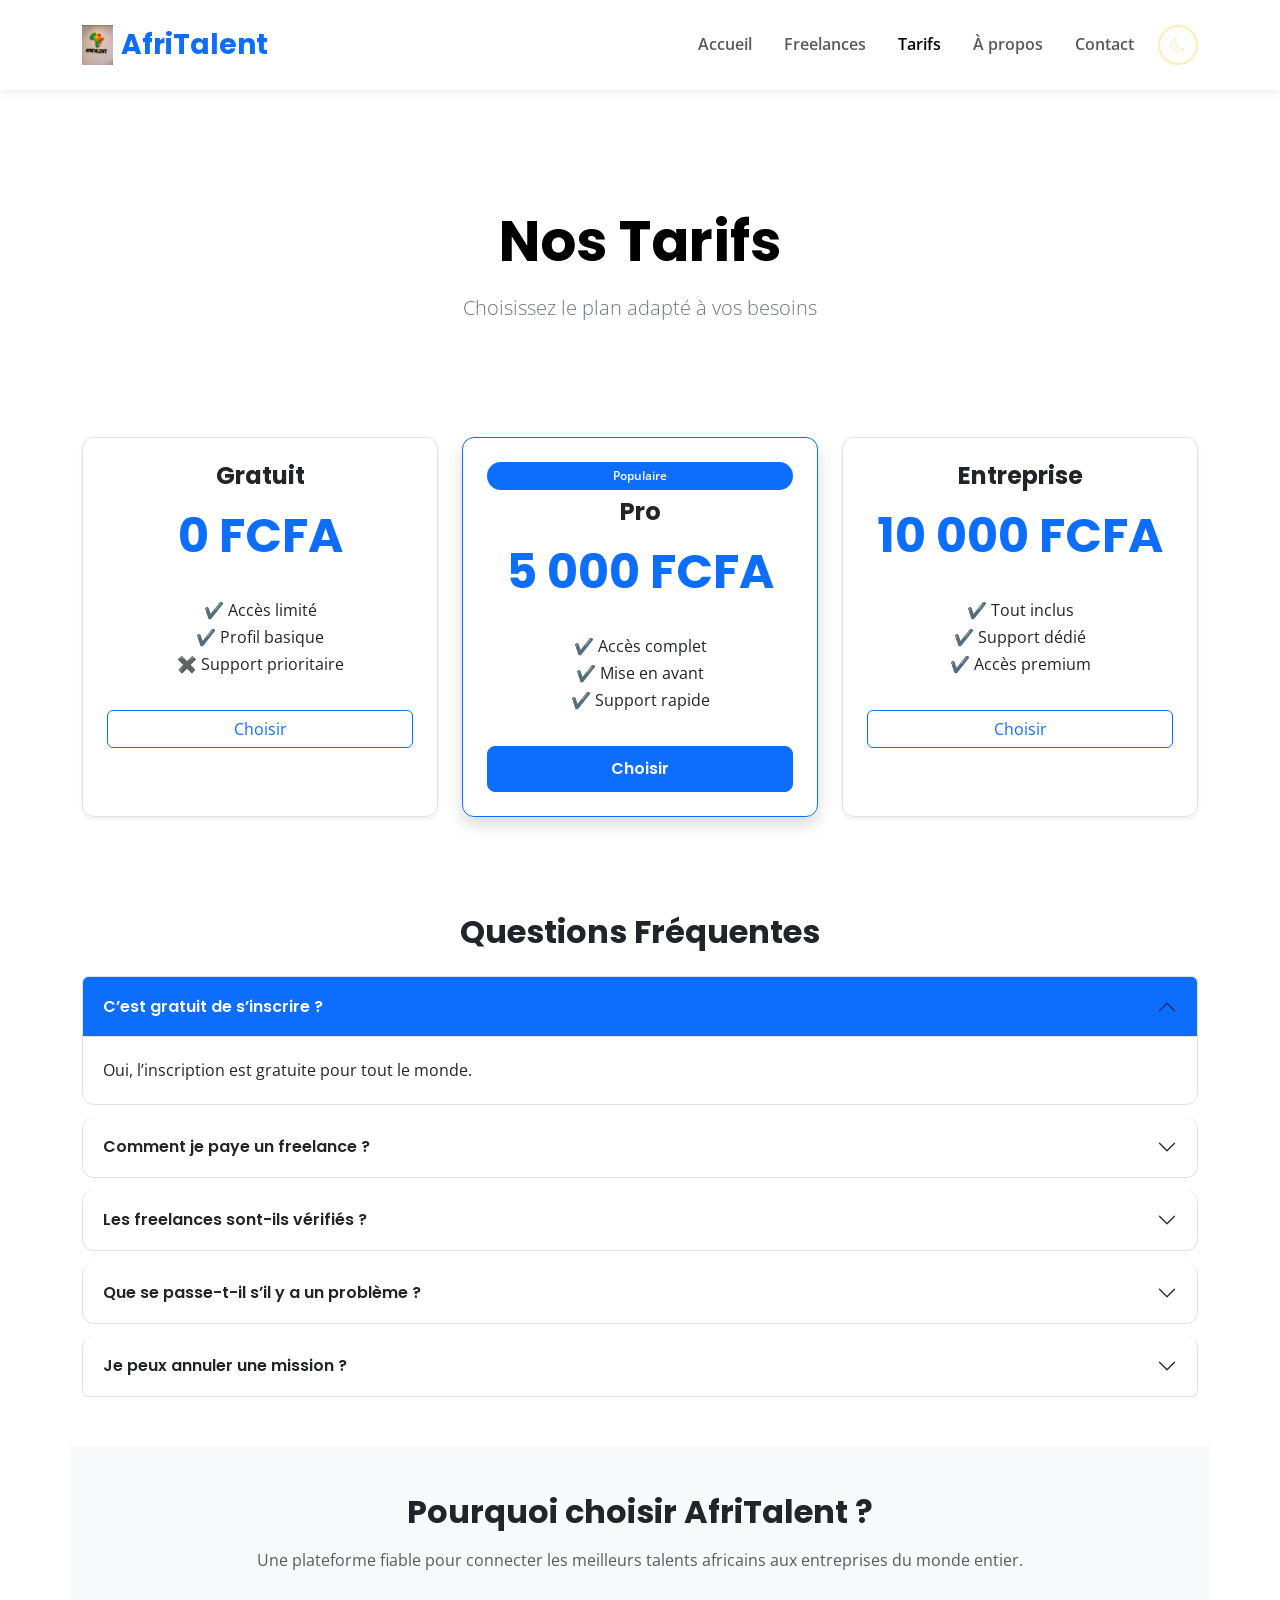
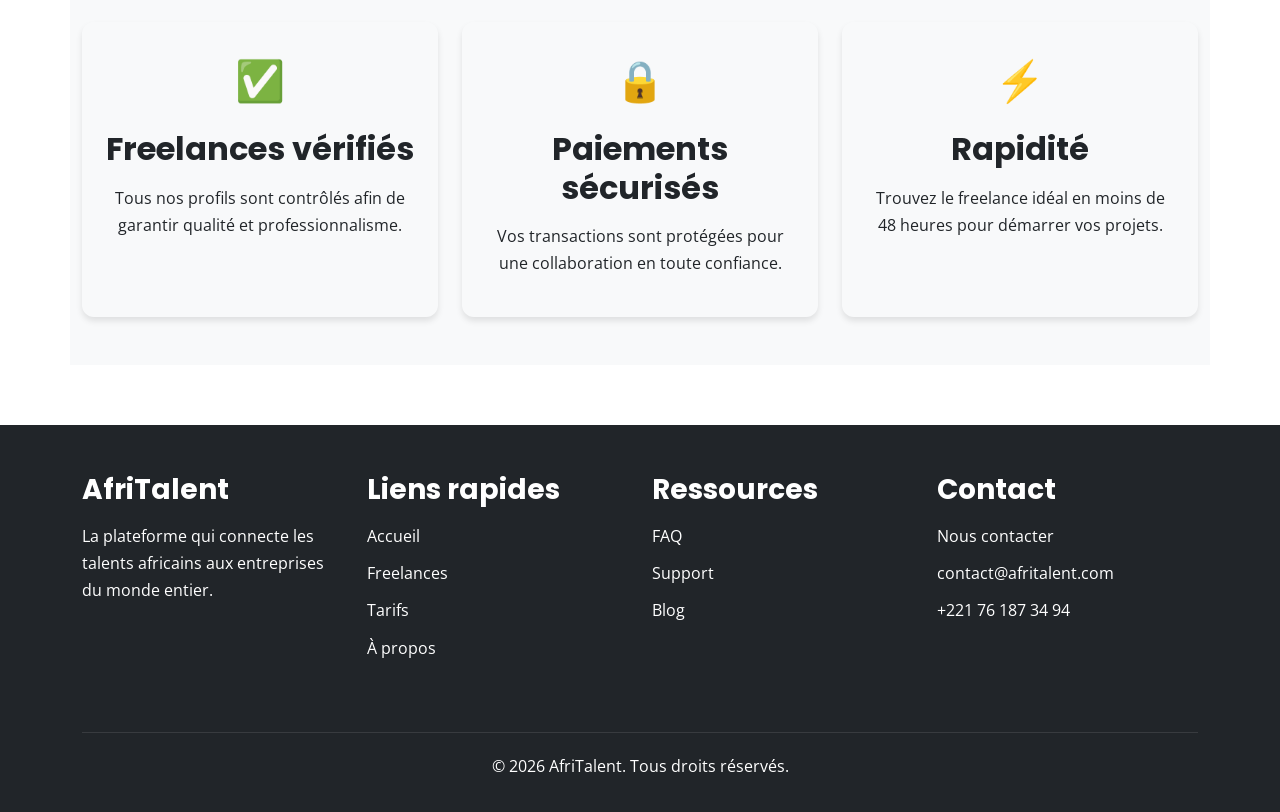
<file: tarifs.html>
<!DOCTYPE html>
<html lang="fr">
<head>
    <meta charset="UTF-8">
    <meta name="viewport" content="width=device-width, initial-scale=1.0">
    <title>AfriTalent — Tarifs</title>
    
    <!-- ===== LIBRARIES CSS ===== -->
    <link href="https://cdn.jsdelivr.net/npm/bootstrap@5.3.3/dist/css/bootstrap.min.css" rel="stylesheet">
    <link rel="stylesheet" href="https://cdn.jsdelivr.net/npm/bootstrap-icons@1.11.3/font/bootstrap-icons.css">
    <link href="https://fonts.googleapis.com/css2?family=Poppins:wght@600;700&family=Open+Sans:wght@400;600&display=swap" rel="stylesheet">
    
    <!-- ===== CSS PERSONNEL ===== -->
    <link rel="stylesheet" href="css/style.css">
</head>
<body>

<!-- ===== HEADER : NAVBAR FIXE ===== -->
<header>
    <nav class="navbar navbar-expand-lg fixed-top">
        <div class="container">
            <!-- Logo -->
            <a class="navbar-brand d-flex align-items-center" href="index.html">
                <img src="images/logo-afritalent.jpeg" alt="AfriTalent Logo" height="40" class="me-2">
                <span>AfriTalent</span>
            </a> 
            <!-- Bouton menu mobile -->
           <button class="navbar-toggler"
        type="button"
        data-bs-toggle="collapse"
        data-bs-target="#navbarNav"
        aria-controls="navbarNav"
        aria-expanded="false"
        aria-label="Ouvrir le menu">
                <span class="navbar-toggler-icon"></span>
            </button>
            
            <!-- Menu navigation -->
            <div class="collapse navbar-collapse" id="navbarNav">
                <ul class="navbar-nav ms-auto align-items-lg-center">
                    <li class="nav-item"><a class="nav-link" href="index.html">Accueil</a></li>
                    <li class="nav-item"><a class="nav-link" href="freelances.html">Freelances</a></li>
                    <li class="nav-item"><a class="nav-link active" href="tarifs.html">Tarifs</a></li>
                    <li class="nav-item"><a class="nav-link" href="about.html">À propos</a></li>
                    <li class="nav-item"><a class="nav-link" href="contact.html">Contact</a></li>
                    
                    <!-- Bouton dark mode -->
                    <li class="nav-item ms-3">
                        <button id="theme-toggle" class="btn btn-outline-secondary btn-sm" aria-label="Basculer mode sombre">
                            <i class="bi bi-moon"></i>
                        </button>
                    </li>
                </ul>
            </div>
        </div>
    </nav>
</header>

<!-- ===== CONTENU PRINCIPAL ===== -->
<main>
    
    <!-- ===== SECTION TITRE TARIFS ===== -->
    <section class="section-tarifs-hero py-5">
  <div class="container text-center">
    <h1 class="fw-bold display-4">Nos Tarifs</h1>
    <p class="lead">Choisissez le plan adapté à vos besoins</p>
  </div>
</section>
    <section class="py-5 section-tarifs">
        <div class="container">
            <div class="row text-center g-4">
                
                <!-- Carte 1 : Gratuit -->
                <div class="col-12 col-md-4">
                    <div class="card card-tarif p-4 shadow-sm h-100">
                        <h2 class="fs-4">Gratuit</h2>
                        <p class="display-5 text-primary fw-bold">0 FCFA</p>
                        <ul class="list-unstyled mt-3">
                            <li>✔️ Accès limité</li>
                            <li>✔️ Profil basique</li>
                            <li>✖️ Support prioritaire</li>
                        </ul>
                        <button class="btn btn-outline-primary mt-3 w-100">Choisir</button>
                    </div>
                </div>

                <!-- Carte 2 : Pro - Populaire -->
                <div class="col-12 col-md-4">
                    <div class="card card-tarif shadow border-primary h-100 p-4">
                        <span class="badge bg-primary mb-2">Populaire</span>
                        <h2 class="fs-4">Pro</h2>
                        <p class="display-5 text-primary fw-bold">5 000 FCFA</p>
                        <ul class="list-unstyled mt-3">
                            <li>✔️ Accès complet</li>
                            <li>✔️ Mise en avant</li>
                            <li>✔️ Support rapide</li>
                        </ul>
                        <button class="btn btn-primary mt-3 w-100">Choisir</button>
                    </div>
                </div>

                <!-- Carte 3 : Entreprise -->
                <div class="col-12 col-md-4">
                    <div class="card card-tarif p-4 shadow-sm h-100">
                        <h2 class="fs-4">Entreprise</h2>
                        <p class="display-5 text-primary fw-bold">10 000 FCFA</p>
                        <ul class="list-unstyled mt-3">
                            <li>✔️ Tout inclus</li>
                            <li>✔️ Support dédié</li>
                            <li>✔️ Accès premium</li>
                        </ul>
                        <button class="btn btn-outline-primary mt-3 w-100">Choisir</button>
                    </div>
                </div>
            </div>
        </div>
    </section>
    <!-- ===== SECTION FAQ ACCORDION ===== -->
    <section class="container my-5">
        <h2 class="text-center mb-4">Questions Fréquentes</h2>
        
        <div class="accordion" id="faqAccordion">
            
            <!-- Question 1 -->
            <div class="accordion-item">
                <h2 class="accordion-header">
                    <button class="accordion-button" type="button" data-bs-toggle="collapse" data-bs-target="#faq1" aria-expanded="true" aria-controls="faq1">
                        C’est gratuit de s’inscrire ?
                    </button>
                </h2>
                <div id="faq1" class="accordion-collapse collapse show" data-bs-parent="#faqAccordion">
                    <div class="accordion-body">
                        Oui, l’inscription est gratuite pour tout le monde.
                    </div>
                </div>
            </div>

            <!-- Question 2 -->
            <div class="accordion-item">
                <h2 class="accordion-header">
                    <button class="accordion-button collapsed" type="button" data-bs-toggle="collapse" data-bs-target="#faq2" aria-controls="faq2">
                        Comment je paye un freelance ?
                    </button>
                </h2>

                <div id="faq2" class="accordion-collapse collapse" data-bs-parent="#faqAccordion">
                    <div class="accordion-body">
                        Par Orange Money, Wave, carte bancaire ou PayPal. Le paiement est sécurisé.
                    </div>
                </div>
            </div>

            <!-- Question 3 -->
            <div class="accordion-item">
                <h2 class="accordion-header">
                    <button class="accordion-button collapsed" type="button" data-bs-toggle="collapse" data-bs-target="#faq3" aria-controls="faq3">
                        Les freelances sont-ils vérifiés ?
                    </button>
                </h2>
                <div id="faq3" class="accordion-collapse collapse" data-bs-parent="#faqAccordion">
                    <div class="accordion-body">
                        Oui, on vérifie chaque profil avant de l’accepter sur la plateforme.
                    </div>
                </div>
            </div>

            <!-- Question 4 -->
            <div class="accordion-item">
                <h2 class="accordion-header">
                    <button class="accordion-button collapsed" type="button" data-bs-toggle="collapse" data-bs-target="#faq4" aria-controls="faq4">
                        Que se passe-t-il s’il y a un problème ?
                    </button>
                </h2>
                <div id="faq4" class="accordion-collapse collapse" data-bs-parent="#faqAccordion">
                    <div class="accordion-body">
                        Notre équipe règle le problème et sert de médiateur entre vous.
                    </div>
                </div>
            </div>

            <!-- Question 5 -->
            <div class="accordion-item">
                <h2 class="accordion-header">
                    <button class="accordion-button collapsed" type="button" data-bs-toggle="collapse" data-bs-target="#faq5" aria-controls="faq5">
                        Je peux annuler une mission ?
                    </button>
                </h2>
                <div id="faq5" class="accordion-collapse collapse" data-bs-parent="#faqAccordion">
                    <div class="accordion-body">
                        Oui, mais selon l’avancement du travail. Contactez le support pour ça.
                    </div>
                </div>
            </div>
        </div>
    </section>

    <!-- ===== SECTION AVANTAGES ===== -->
    <section class="container py-5 section-avantages">
        <div class="text-center mb-5">
            <h2>Pourquoi choisir AfriTalent ?</h2>
            <p class="text-muted">Une plateforme fiable pour connecter les meilleurs talents africains aux entreprises du monde entier.</p>
        </div>

        <div class="row g-4">
            <!-- Avantage 1 -->
            <div class="col-12 col-md-4">
                <div class="card h-100 text-center p-4">
                    <div class="fs-1 mb-3">✅</div>
                    <h2>Freelances vérifiés</h2>
                    <p>Tous nos profils sont contrôlés afin de garantir qualité et professionnalisme.</p>
                </div>
            </div>

            <!-- Avantage 2 -->
            <div class="col-12 col-md-4">
                <div class="card h-100 text-center p-4">
                    <div class="fs-1 mb-3">🔒</div>
                    <h2>Paiements sécurisés</h2>
                    <p>Vos transactions sont protégées pour une collaboration en toute confiance.</p>
                </div>
            </div>

            <!-- Avantage 3 -->
            <div class="col-12 col-md-4">
                <div class="card h-100 text-center p-4">
                    <div class="fs-1 mb-3">⚡</div>
                    <h2>Rapidité</h2>
                    <p>Trouvez le freelance idéal en moins de 48 heures pour démarrer vos projets.</p>
                </div>
            </div>
        </div>
    </section>
</main>

<!-- ===== FOOTER ===== -->
<footer>
    <div class="container">
        <div class="row">
            <!-- Colonne 1 -->
            <div class="col-12 col-md-3 mb-4">
                <h3>AfriTalent</h3>
                <p>La plateforme qui connecte les talents africains aux entreprises du monde entier.</p>
            </div>
            
            <!-- Colonne 2 -->
            <div class="col-12 col-md-3 mb-4">
                <h3>Liens rapides</h3>
                <ul>
                    <li><a href="index.html">Accueil</a></li>
                    <li><a href="freelances.html">Freelances</a></li>
                    <li><a href="tarifs.html">Tarifs</a></li>
                    <li><a href="about.html">À propos</a></li>
                </ul>
            </div>
            
            <!-- Colonne 3 -->
            <div class="col-12 col-md-3 mb-4">
                <h3>Ressources</h3>
                <ul>
                    <li><a href="#">FAQ</a></li>
                    <li><a href="#">Support</a></li>
                    <li><a href="#">Blog</a></li>
                </ul>
            </div>
            
            <!-- Colonne 4 -->
            <div class="col-12 col-md-3 mb-4">
                <h3>Contact</h3>
                <ul>
                    <li><a href="contact.html">Nous contacter</a></li>
                    <li><a href="mailto:contact@afritalent.com">contact@afritalent.com</a></li>
                    <li><a href="tel:+221761873494">+221 76 187 34 94</a></li>
                </ul>
            </div>
        </div>
        
        <div class="footer-bottom">
            <p>&copy; 2026 AfriTalent. Tous droits réservés.</p>
        </div>
    </div>
    <!-- Bouton retour haut -->
    <button id="back-to-top" class="btn btn-primary" aria-label="Retour en haut">
        <i class="bi bi-arrow-up"></i>
    </button>
</footer>

<!-- ===== SCRIPTS JS ===== -->
<script src="https://cdn.jsdelivr.net/npm/bootstrap@5.3.3/dist/js/bootstrap.bundle.min.js"></script>
<script src="js/main.js"></script>
</body>
</html>
</file>
<file: css/style.css>
/* ===== 1. VARIABLES GLOBALES - COULEURS ET POLICES ===== */
:root {
    --couleur-primaire:#0d6efd;
    --couleur-sombre: #212529;
    --couleur-claire: #f8f9fa;
    --couleur-accent: #ffc1074d;

    --card-bg-color: #ffffff; 
    --text-color: #212529; 
    --border-color: #dee2e6; 
    --couleur-texte-secondaire:#6c757d;
    --police-titres: 'Poppins', sans-serif;
    --police-texte: 'Open Sans', sans-serif;

    --rayon-bordure: 12px;
    --ombre-carte: 0 4px 6px rgba(0,0,0,0.1);

    --hauteur-img-freelance: 320px;
    --espacement-md: 16px;
    --espacement-lg: 32px;
    
}

/* ===== 2. RESET DE BASE ===== */
* {
    margin: 0;
    padding: 0;
    box-sizing: border-box;
}

/* ===== 3. STYLE BODY - FOND ET TEXTE ===== */
body {
    font-family: var(--police-texte);
    color: var(--text-color);
    background-color: var(--bg-color);
    padding-top: 80px; /* Décale le contenu car navbar fixed-top */
    line-height: 1.7;
    transition: background-color 0.3s ease, color 0.3s ease; /* Transition dark mode */
}

/* ===== 4. IMAGES RESPONSIVE ===== */
img {
    max-width: 100%;
    height: auto;
}

/* ===== 5. TITRES ===== */
h1,h2,h3,h4,h5,h6 {
    font-family: var(--police-titres);
    font-weight: 700;
    color: var(--couleur-sombre);
    margin-bottom: var(--espacement-md);
}
h3{
    color: white;
}
/* ===== 6. LIENS ===== */
a {
    color: var(--couleur-primaire);
    text-decoration: none;
    transition: 0.3s;
}
a:hover {
    color: var(--couleur-sombre);
}

/* ===== 7. NAVBAR ===== */
.navbar {
    padding: var(--espacement-md) 0;
    background: white;
    box-shadow: 0 2px 10px rgba(0,0,0,0.08);
    backdrop-filter: blur(10px);
    transition: all 0.3s ease;
}
.navbar.scrolled {
    padding: 0.5rem 0;
    box-shadow: 0 4px 20px rgba(0,0,0,0.15);
}
.navbar-brand {
    font-family: var(--police-titres);
    font-weight: 700;
    font-size: 1.75rem;
    color: var(--couleur-primaire);
}
.nav-link {
    font-weight: 600;
    margin-left: var(--espacement-md);
}
.nav-link:hover,
.nav-link.active {
    color: var(--couleur-primaire);
}

/* ===== 8. SECTION HERO ===== */
.hero-content {
    display: grid;
    grid-template-columns: 2fr 1fr;
    gap: 3rem;
    align-items: center;
}
.hero-stats {
    display: grid;
    gap: 2rem;
    text-align: center;
}
.hero h1 {
    font-size: 60px;
    line-height: 1.2;
}
.hero p {
    font-size: 20px;
    color: #6c757d;
}
.stat h3 {
    font-size: 35px;
    font-weight: bold;
    color: var(--couleur-primaire);
    margin: 0;
}
.stat p {
    margin: 0;
    color: #6c757d;
}

/* ===== 9. CARDS ===== */
.card {
    border: none;
    border-radius: var(--rayon-bordure);
    box-shadow: var(--ombre-carte);
    transition: transform 0.25s ease, box-shadow 0.25s ease;
    overflow: hidden;
}
.card:hover {
    transform: translateY(-6px);
    box-shadow: 0 12px 24px rgba(0,0,0,0.12);
}
.card-img-top {
    height: 240px;
    object-fit: cover;
    border-top-left-radius: var(--rayon-bordure);
    border-top-right-radius: var(--rayon-bordure);
}
.card-title {
    font-weight: 600;
}

/* ===== 10. BOUTONS ===== */
.btn-primary {
    background-color: var(--couleur-primaire);
    border-color: var(--couleur-primaire);
    font-family: var(--police-titres);
    font-weight: 600;
    border-radius: 8px;
    padding: 10px;
}

/* ===== 11. BADGES ===== */
.badge.bg-secondary {
    font-size: 0.75rem;
    padding: 5px 10px;
    margin-right: 4px;
    margin-bottom: 4px;
}

/* ===== 12. GRILLE BENTO ===== */
.bento-grid {
    display: grid;
    grid-template-columns: repeat(2,1fr);
    gap: 20px;
}
.bento-card {
    background: white;
    padding: 30px;
    border-radius: 20px;
    box-shadow: 0 5px 20px rgba(0,0,0,0.08);
    transition: 0.3s;
}
.bento-card:hover {
    transform: translateY(-10px);
}
.bento-large {
    grid-row: span 2;
}
.bento-item h3 {
    font-size: 50px;
    color: var(--couleur-primaire);
}

/* ===== 13. IMAGES SPÉCIFIQUES ===== */
.img-freelance {
    width: 100%;
    height: var(--hauteur-img-freelance);
    object-fit: cover;
    border-radius: var(--rayon-bordure);
}
.img-service {
    width: 100%;
    height: 250px;
    object-fit: cover;
    border-radius: var(--rayon-bordure)var(--rayon-bordure)0 0;
    transition: transform 0.4s ease;
}
.service-card:hover .img-service {
    transform: scale(1.05);
}
.about-team .card-img-top {
    height: 220px;
    object-fit: cover;
}

/* ===== 14. MAP ===== */
.map-fixe {
    width: 100%;
    height: 300px;
    border: 0;
    border-radius: var(--rayon-bordure);
    box-shadow: var(--ombre-carte);
}

/* ===== 15. CAROUSEL ===== */
.carousel-control-prev-icon,
.carousel-control-next-icon {
    background-color: var(--couleur-primaire);
    border-radius: 50%;
    padding: 1.5rem;
}

/* ===== 16. FOOTER ===== */
footer {
    background-color: var(--couleur-sombre);
    color:white;
    padding: 3rem 0 1rem 0;
    margin-top: 60px;
}
footer h5 {
    color: var(--couleur-accent);
}
footer ul {
    list-style: none;
    padding: 0;
}
footer ul li {
    margin-bottom: 10px;
}
footer a {
    color: white;
}
footer a:hover {
    color:white;
}
.footer-bottom {
    border-top: 1px solid rgba(255,255,255,0.1);
    margin-top: 30px;
    padding-top: 20px;
    text-align: center;
}

/* ===== 17. HERO BACKGROUND ===== */
.hero-img {
    max-width: 500px;
    width: 100%;
    display: block;
    margin: auto;
}
@media (min-width: 992px) {
    .hero-section {
        min-height: 70vh;
        display: flex;
        align-items: center;
    }
}
.hero-section{
    background: url("../images/WhatsApp\ Image\ 2026-06-11\ at\ 18.39.56\ fond\ noir.jpeg");
    background-size: cover;
    background-position: center;
    background-repeat: no-repeat;
    min-height: 80vh;
    position: relative;
    display: flex;
    align-items: center;
    justify-content: center;
}
.hero-overlay{
    width: 100%;
    height: 100%;
    background: rgba(0,0,0,0.55);
    padding: 120px 0;
}
.hero-title{
    font-size: 4rem;
    font-weight: 800;
    color: white;
    max-width: 900px;
    margin: auto;
}
.hero-text{
    color: #f1f1f1;
    font-size: 1.2rem;
    max-width: 700px;
    margin: 20px auto;
}
.hero-image{
    width:200%;
    max-width:600px;
    border-radius:20px;
    box-shadow:0 20px 40px rgba(0,0,0,.3);
}
.hero-section .btn-primary{
    padding:15px 30px;
    border-radius:12px;
}

/* ===== 18. DARK MODE ===== */
[data-theme="dark"] {
    --bg-color: #121212;
    --text-color: #e0e0e0;
    --nav-bg: rgba(30,30,30,0.8);
    --card-bg: #1e1e1e;
}

/* ===== 19. BOUTON RETOUR HAUT ===== */
#back-to-top {
    position: fixed;
    bottom: 30px; right: 30px;
    width: 50px; height: 50px;
    border-radius: 50%;
    display: none;
    align-items: center; justify-content: center;
    z-index: 999;
}
#back-to-top.show { display: flex; }
.card { background-color: var(--card-bg); }

/* ===== 20. BADGES PRIMAIRES ===== */
.badge.bg-primary {
    background-color: var(--couleur-primaire);
    color: white;
    transition: background-color 0.3s ease;
}

/* ===== 21. FORMULAIRE DARK MODE ===== */
[data-theme="dark"] .form-control,
[data-theme="dark"] .form-select {
    background-color: #2a2a2a;
    border-color: #444;
    color: #e0e0e0;
}
[data-theme="dark"] .form-control::placeholder {
    color: #888;
}

/* ===== 22. ACCORDION FAQ ===== */
.accordion-item {
    background-color: var(--card-bg);
    border: 1px solid var(--border-color);
    border-radius: var(--rayon-bordure);
    margin-bottom: 12px;
    overflow: hidden;
}
.accordion-button {
    background-color: var(--card-bg);
    color: var(--text-color);
    font-family: var(--police-titres);
    font-weight: 600;
    padding: 1.25rem;
    transition: 0.3s;
}
.accordion-button:not(.collapsed) {
    background-color: var(--couleur-primaire);
    color: white;
}
.accordion-button:focus {
    box-shadow: none;
    border-color: var(--couleur-primaire);
}
.accordion-body {
    background-color: var(--card-bg);
    color: var(--text-color);
    padding: 1.25rem;
}

/* ===== 23. COULEURS UTILS ===== */
.bg-light {
    background-color: var(--couleur-claire);
    transition: background-color 0.3s;
}
.bg-primary {
    background-color: var(--couleur-primaire);
}
.text-primary {
    color: var(--couleur-primaire);
    font-family: var(--police-titres);
    font-weight: 800;
}
.badge.bg-primary {
    background-color: var(--couleur-primaire);
    font-weight: 600;
    padding: 8px 16px;
    border-radius: 20px;
}

/* ===== 24. BOUTON THEME TOGGLE ===== */
#theme-toggle {
    background: transparent;
    border: 2px solid var(--couleur-accent);
    color: var(--couleur-accent);
    border-radius: 50%;
    width: 40px;
    height: 40px;
    cursor: pointer;
    transition: 0.3s;
}
#theme-toggle:hover {
    background: var(--couleur-accent);
    color: var(--nav-bg);
    transform: rotate(180deg);
}

/* ===== 25. TÉMOIGNAGES ===== */
.testimonial-card {
    max-width: 700px;
    background: var(--card-bg);
    border: none;
    border-radius: 20px;
    box-shadow: 0 10px 40px rgba(0,0,0,0.08);
    padding: 50px 40px;
    text-align: center;
    transition: 0.3s;
}
.stars {
    color: #ffc107;
    font-size: 1.5rem;
    margin-bottom: 20px;
    letter-spacing: 5px;
}
.testimonial-text {
    font-size: 1.25rem;
    font-style: italic;
    color: var(--text-color);
    margin-bottom: 30px;
    line-height: 1.8;
}
.testimonial-img {
    width: 120px;
    height: 120px;
    border-radius: 50%;
    object-fit: cover;
    margin: 0 auto 20px;
    border: 4px solid var(--couleur-primaire);
}
.testimonial-name {
    font-family: var(--police-titres);
    font-weight: 700;
    font-size: 1rem;
    text-transform: uppercase;
    letter-spacing: 1px;
    margin-bottom: 5px;
    color: var(--text-color);
}
.testimonial-role {
    color: #6c757d;
    font-size: 0.9rem;
}

/* ===== 26. DARK MODE OVERRIDES ===== */
[data-theme="dark"] .card,
[data-theme="dark"] .step-card,
[data-theme="dark"] .service-card {
    background-color: var(--card-bg) !important;
    border-color: var(--border-color) !important;
}
[data-theme="dark"] .card-body,
[data-theme="dark"] .card-title,
[data-theme="dark"] .card-text,
[data-theme="dark"] h5,
[data-theme="dark"] p {
    color: var(--text-color) !important;
}

[data-theme="dark"] h2 {
    color: #ffffff !important;
}
[data-theme="dark"] .counter {
  color: #0d6efd !important;
}

[data-theme="dark"] .step-card {
    background: #2a2a2a !important;
    border: 1px solid #444 !important;
}
[data-theme="dark"] .step-number {
    color: var(--couleur-primaire) !important;
}
[data-theme="dark"] .step-card h5 {
    color: #ffffff !important;
}
[data-theme="dark"] .step-card p {
    color: #d0d0d0 !important;
    opacity: 1;
}
[data-theme="dark"] .service-card .card-body {
    background: #2a2a2a !important;
}
[data-theme="dark"] .service-card .card-title {
    color: #ffffff !important;
}
[data-theme="dark"] .service-card .card-text {
    color: #d0d0d0 !important;
    opacity: 1;
}
[data-theme="dark"] .navbar {
    background: var(--nav-bg) !important;
}
[data-theme="dark"] .nav-link {
    color: #e0e0e0 !important;
}
[data-theme="dark"] .nav-link:hover,
[data-theme="dark"] .nav-link.active {
    color: var(--couleur-accent) !important;
}

/* ===== 27. LOGO NAVBAR ===== */
.navbar-brand img {
    height: 40px;
    width: auto;
    transition: transform 0.3s ease;
}
.navbar-brand:hover img {
    transform: scale(1.05);
}
.navbar-brand img {
    height: 40px;
    width: auto;
    transition: all 0.3s ease;
}
.navbar.scrolled .navbar-brand img {
    height: 35px;
}
/* ===== 28. FOOTER DARK MODE ===== */
[data-theme="dark"] footer {
    background-color: #000;
    color: #f0f0f0;
}
[data-theme="dark"] footer h5,
[data-theme="dark"] footer h6 {
    color: #ffffff;
}

/* ===== 29. COMPTEURS STATS ===== */
.counter {
    font-size: 3rem;
    font-weight: 800;
    color: var(--couleur-primaire);
    display: block;
    line-height: 1.2;
}
.counter-label {
    font-size: 1.1rem;
    color: var(--couleur-texte);
    margin-top: 0.5rem;
}

/* ===== 30. ANIMATION FADE IN SCROLL ===== */
.fade-in {
    opacity: 0;
    transform: translateY(30px);
    transition: opacity 0.8s ease, transform 0.8s ease;
}
.fade-in-visible {
    opacity: 1;
    transform: translateY(0);
}

/* ===== 31. SECTION CTA FREELANCE ===== */
.cta-title {
    font-family: var(--police-titres);
    font-size: 2.5rem;
    font-weight: 800;
    color: white !important;
    margin-bottom: 15px;
}
.cta-text {
    font-size: 1.2rem;
    color: rgba(255,255,255,0.9);
    max-width: 600px;
    margin: 0 auto 30px;
}
/* Bouton blanc qui vend */
.cta-freelance .btn-light {
    background: white;
    color: var(--couleur-primaire);
    font-family: var(--police-titres);
    font-weight: 700;
    border-radius: 10px;
    padding: 15px 40px;
    border: none;
    transition: all 0.3s ease;
    box-shadow: 0 4px 15px rgba(0,0,0,0.2);
}
.cta-freelance .btn-light:hover {
    transform: translateY(-3px);
    box-shadow: 0 10px 25px rgba(0,0,0,0.3);
    background: #f8f9fa;
}
:root {
  --bg-cta: #0d6efd; /* Bleu Bootstrap en mode clair */
  --text-cta: #ffffff;
}

[data-theme="dark"] {
  --bg-cta: #212529; /* Noir comme ton footer en mode sombre */
  --text-cta: #ffffff;
}

/* Section CTA "Vous êtes freelance ?" */
.cta-section {
  background-color: var(--bg-cta);
  color: var(--text-cta);
  padding: 60px 20px;
  text-align: center;
  border-radius: 0;
}

.cta-section .btn {
  margin-top: 15px;
}
[data-theme="dark"] .cta-freelance {
    background: linear-gradient(135deg, #3d8bfd 0%, #0d6efd 100%);
}

/* ===== 32. TEXTE MUTED DARK MODE ===== */
[data-theme="dark"] .text-muted {
    color: #b0b0b0 !important;
}
[data-theme="dark"] .bg-light {
    background-color: #0a0a0a !important;
}
[data-theme="dark"] .text-center.mb-5 h2 {
    color: #ffffff !important;
}
[data-theme="dark"] .text-center.mb-5 .text-muted {
    color: #b0b0b0 !important;
}
[data-theme="dark"] .card {
    background-color: #1a1a1a !important;
    border: 1px solid #333 !important;
    color: #e0e0e0 !important;
}
[data-theme="dark"] .card-text {
    color: #e0e0e0 !important;
}
[data-theme="dark"] .card h6,
[data-theme="dark"] .card small {
    color: #ffffff;
}

/* ===== 33. RESPONSIVE MOBILE - 1 SEUL BLOC ===== */
@media (max-width: 768px) {
    :root {
        --hauteur-img-freelance: 240px;
    }
    
    body { padding-top: 70px; }
    
    .hero-content,
    .bento-grid {
        grid-template-columns: 1fr;
        text-align: center;
    }
    
    .hero h1,
    .hero-title {
        font-size: 2.5rem;
    }
    
    .hero-text {
        font-size: 1rem;
    }
    
    .hero-section {
        text-align: center;
        min-height: auto;
        padding: 60px 0;
    }
    
    .hero-image {
        width: 80%;
        max-width: 400px;
        margin: auto;
        display: block;
    }
    
    .bento-large {
        grid-row: span 1;
    }
    
    footer .col-12 {
        text-align: center;
    }
    
    .card-img-top {
        height: 220px;
    }
    
    .navbar {
        padding: 12px 0;
    }
    
    #temoignagesCarousel { padding: 0 50px; }
    .carousel-control-prev { left: 5px; }
    .carousel-control-next { right: 5px; }
    .testimonial-card { padding: 40px 25px; margin: 0 20px; }
    .testimonial-text { font-size: 1.1rem; }
    
    .counter {
        font-size: 2.5rem;
    }
    
    .cta-title { 
        font-size: 1.8rem; 
    }
    .cta-text { 
        font-size: 1rem; 
        padding: 0 20px;
    }
    .cta-freelance { 
        padding: 60px 20px !important; 
    }
}
@media (max-width: 576px) {
    .btn-lg { 
        width: 100%; 
        margin-bottom: 10px; 
    }
}
/* FIX BOUTONS HERO MOBILE */
@media (max-width: 576px) {
    .hero-section .d-flex {
        flex-direction: column;
    }
    .hero-section .btn-lg {
        width: 100%;
    }
}

/* FIX CAROUSEL MOBILE */
@media (max-width: 576px) {
    .carousel .rounded-circle {
        width: 80px !important;
        height: 80px !important;
    }
    .carousel-control-prev,
    .carousel-control-next {
        width: 8%;
    }
}
/* ===== SECTION VALEURS - GÈRE DARK MODE ===== */
.section-valeurs {
    background-color: var(--bg-color);
    transition: background-color 0.3s ease;
}

.section-valeurs .card {
    background-color: var(--card-bg);
    border: 1px solid var(--border-color);
    transition: all 0.3s ease;
}

.section-valeurs .card h4,
.section-valeurs .card p {
    color: var(--text-color);
}

[data-theme="dark"] .section-valeurs {
    background-color: #1a1a1a;
}
/* ===== SECTION TARIFS - GÈRE DARK MODE ===== */
.section-tarifs {
    background-color: var(--bg-color);
    transition: background-color 0.3s ease;
}

.section-tarifs .card {
    background-color: var(--card-bg);
    border: 1px solid var(--border-color);
    transition: all 0.3s ease;
}

.section-tarifs .card h4,
.section-tarifs .card h2,
.section-tarifs .card li {
    color: var(--text-color);
}

[data-theme="dark"] .section-tarifs {
    background-color: #0a0a0a;
}

/* ===== SECTION AVANTAGES - GÈRE DARK MODE ===== */
.section-avantages {
    background-color: var(--couleur-claire);
    transition: background-color 0.3s ease;
}

.section-avantages .card {
    background-color: var(--card-bg);
    border: none;
    transition: all 0.3s ease;
}

.section-avantages h4,
.section-avantages p {
    color: var(--text-color);
}

[data-theme="dark"] .section-avantages {
    background-color: #1a1a1a;
}
/* ===== HERO ABOUT - CONTRASTE DARK MODE ===== */
.hero-about {
    background-color: var(--bg-color);
    transition: background-color 0.3s ease;
}

.hero-about h1 {
    color: var(--text-color);
    font-weight: 700;
}

.hero-about .lead {
    color: var(--couleur-texte-secondaire);
    transition: color 0.3s ease;
}

/* Force un contraste fort en dark mode */
[data-theme="dark"] .hero-about h1 {
    color: #ffffff;
}

[data-theme="dark"] .hero-about .lead {
    color: #b0b0b0;
}
/* ===== HERO CONTACT - CONTRASTE DARK MODE ===== */
.hero-contact {
    background-color: var(--bg-color);
    padding: 60px 0 40px 0;
    transition: background-color 0.3s ease;
}

.hero-contact h1 {
    color: var(--text-color);
    font-weight: 700;
    margin-bottom: 1rem;
}

.hero-contact .lead {
    color: var(--couleur-texte-secondaire);
    font-size: 1.25rem;
    transition: color 0.3s ease;
}

/* Contraste fort en dark mode */
[data-theme="dark"] .hero-contact h1 {
    color: #ffffff;
}

[data-theme="dark"] .hero-contact .lead {
    color: #b0b0b0;
}

/* ===== FIX TITRE + LEAD SECTION FREELANCES ===== */
.section-freelances h1 {
    color: var(--text-color);
    margin-bottom: 1rem;
    text-align: center;
}

.section-freelances .lead {
    color: var(--couleur-texte-secondaire);
    font-size: 1.25rem;
    max-width: 700px;
    margin: 0 auto;
}

/* Force contraste en dark mode */
[data-theme="dark"] .section-freelances h1 {
    color: #ffffff !important;
    font-weight: 700;
}

[data-theme="dark"] .section-freelances .lead {
    color: #e0e0e0 !important;
}
main {
    padding-top: 80px;
}
.card-tarif{
    border-radius: var(--rayon-bordure);
}
/* ===== FIX TITRE TARIFS DARK/LIGHT ===== */
[data-theme="dark"] .section-tarifs-hero h1,
html[data-bs-theme="dark"] .section-tarifs-hero h1 {
  color: #ffffff !important;
}

[data-theme="light"] .section-tarifs-hero h1,
html[data-bs-theme="light"] .section-tarifs-hero h1 {
  color: #000 !important;
}

[data-theme="dark"] .section-tarifs-hero p,
html[data-bs-theme="dark"] .section-tarifs-hero p {
  color: #e0e0e0 !important;
}

[data-theme="light"] .section-tarifs-hero p,
html[data-bs-theme="light"] .section-tarifs-hero p {
  color: #6c757d !important;
}
</file>
